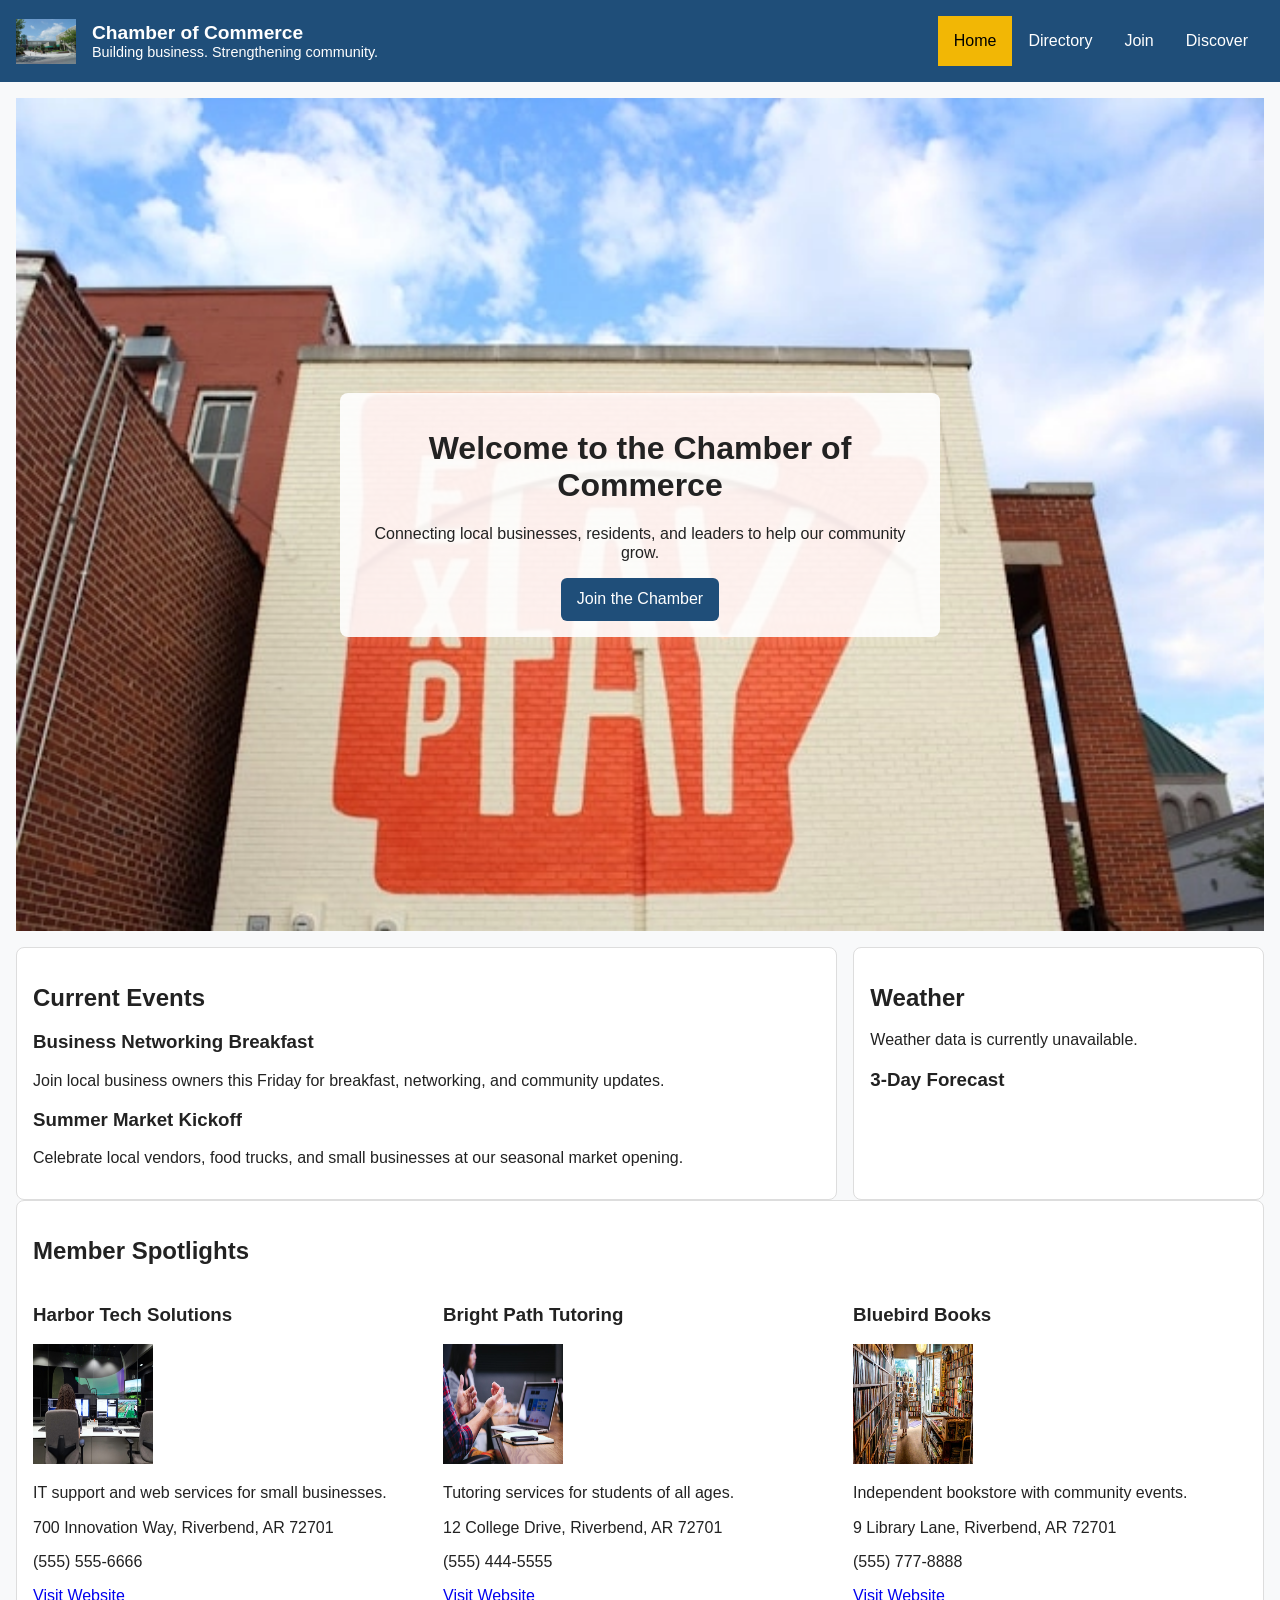
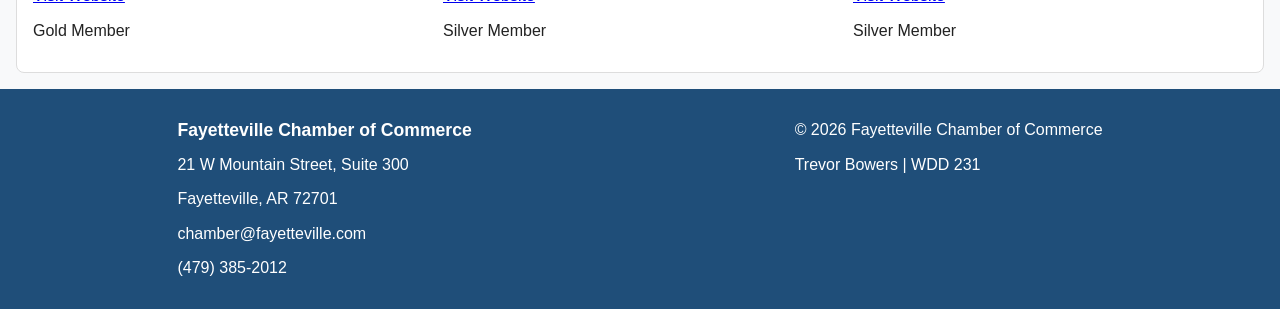
<file: chamber/index.html>
<!DOCTYPE html>
<html lang="en">
<head>
  <meta charset="UTF-8">
  <meta name="viewport" content="width=device-width, initial-scale=1.0">

  <meta
    name="description"
    content="Home page for the local Chamber of Commerce. Learn about events, weather, and featured member businesses."
  >
  <meta name="author" content="Trevor Bowers">

  <meta property="og:title" content="Chamber of Commerce Home">
  <meta property="og:type" content="website">
  <meta property="og:image" content="https://tsbowers.github.io/wdd231/chamber/images/hero.webp">
  <meta property="og:url" content="https://tsbowers.github.io/wdd231/chamber/index.html">
  <meta
    property="og:description"
    content="Discover local events, weather updates, and featured businesses through the Chamber of Commerce home page."
  >

  <title>Chamber of Commerce | Home</title>

  <link rel="icon" href="images/favicon.jpg">
  <link rel="preconnect" href="https://fonts.googleapis.com">
  <link rel="preconnect" href="https://fonts.gstatic.com" crossorigin>
  <link
    href="https://fonts.googleapis.com/css2?family=Roboto:wght@400;700&display=swap"
    rel="stylesheet"
  >

  <link rel="stylesheet" href="styles/normalize.css">
  <link rel="stylesheet" href="styles/small.css">
  <link rel="stylesheet" href="styles/larger.css">

  <script src="scripts/join.js" defer></script>
  <script src="scripts/weather.js" defer></script>
  <script src="scripts/spotlights.js" defer></script>
</head>

<body>
  <header>
    <div class="site-branding">
      <img src="images/logo.jpg" alt="Chamber of Commerce logo" width="80" height="80">
      <div>
        <span class="site-name">Chamber of Commerce</span>
        <span class="site-tagline">Building business. Strengthening community.</span>
      </div>
    </div>

    <button id="menu" type="button" aria-label="Open navigation menu"></button>

    <nav>
      <ul class="navigation">
        <li><a href="index.html" class="active">Home</a></li>
        <li><a href="directory.html">Directory</a></li>
        <li><a href="join.html">Join</a></li>
        <li><a href="discover.html">Discover</a></li>
      </ul>
    </nav>
  </header>

  <main>
    <section class="hero">
      <picture>
        <source srcset="images/hero.webp" media="(min-width: 700px)">
        <img src="images/hero.webp" alt="Local downtown business district" loading="eager">
      </picture>

      <div class="hero-content">
        <h1>Welcome to the Chamber of Commerce</h1>
        <p>Connecting local businesses, residents, and leaders to help our community grow.</p>
        <a class="button" href="join.html">Join the Chamber</a>
      </div>
    </section>

    <section class="home-grid">
      <section class="card events">
        <h2>Current Events</h2>

        <article>
          <h3>Business Networking Breakfast</h3>
          <p>Join local business owners this Friday for breakfast, networking, and community updates.</p>
        </article>

        <article>
          <h3>Summer Market Kickoff</h3>
          <p>Celebrate local vendors, food trucks, and small businesses at our seasonal market opening.</p>
        </article>
      </section>

      <section class="card weather">
        <h2>Weather</h2>

        <div id="current-weather">
          <p>Loading weather...</p>
        </div>

        <h3>3-Day Forecast</h3>
        <div id="forecast"></div>
      </section>
    </section>

    <section class="spotlights">
      <h2>Member Spotlights</h2>
      <div id="spotlight-cards" class="spotlight-grid">
        <p>Loading member spotlights...</p>
      </div>
    </section>
  </main>

  <footer>
    <section>
      <h2>Fayetteville Chamber of Commerce</h2>
      <p>21 W Mountain Street, Suite 300</p>
      <p>Fayetteville, AR 72701</p>
      <p>chamber@fayetteville.com</p>
      <p>(479) 385-2012</p>
    </section>

    <section>
      <p>&copy; <span id="currentyear"></span> Fayetteville Chamber of Commerce</p>
      <p>Trevor Bowers | WDD 231</p>
    </section>
  </footer>
</body>
</html>
</file>
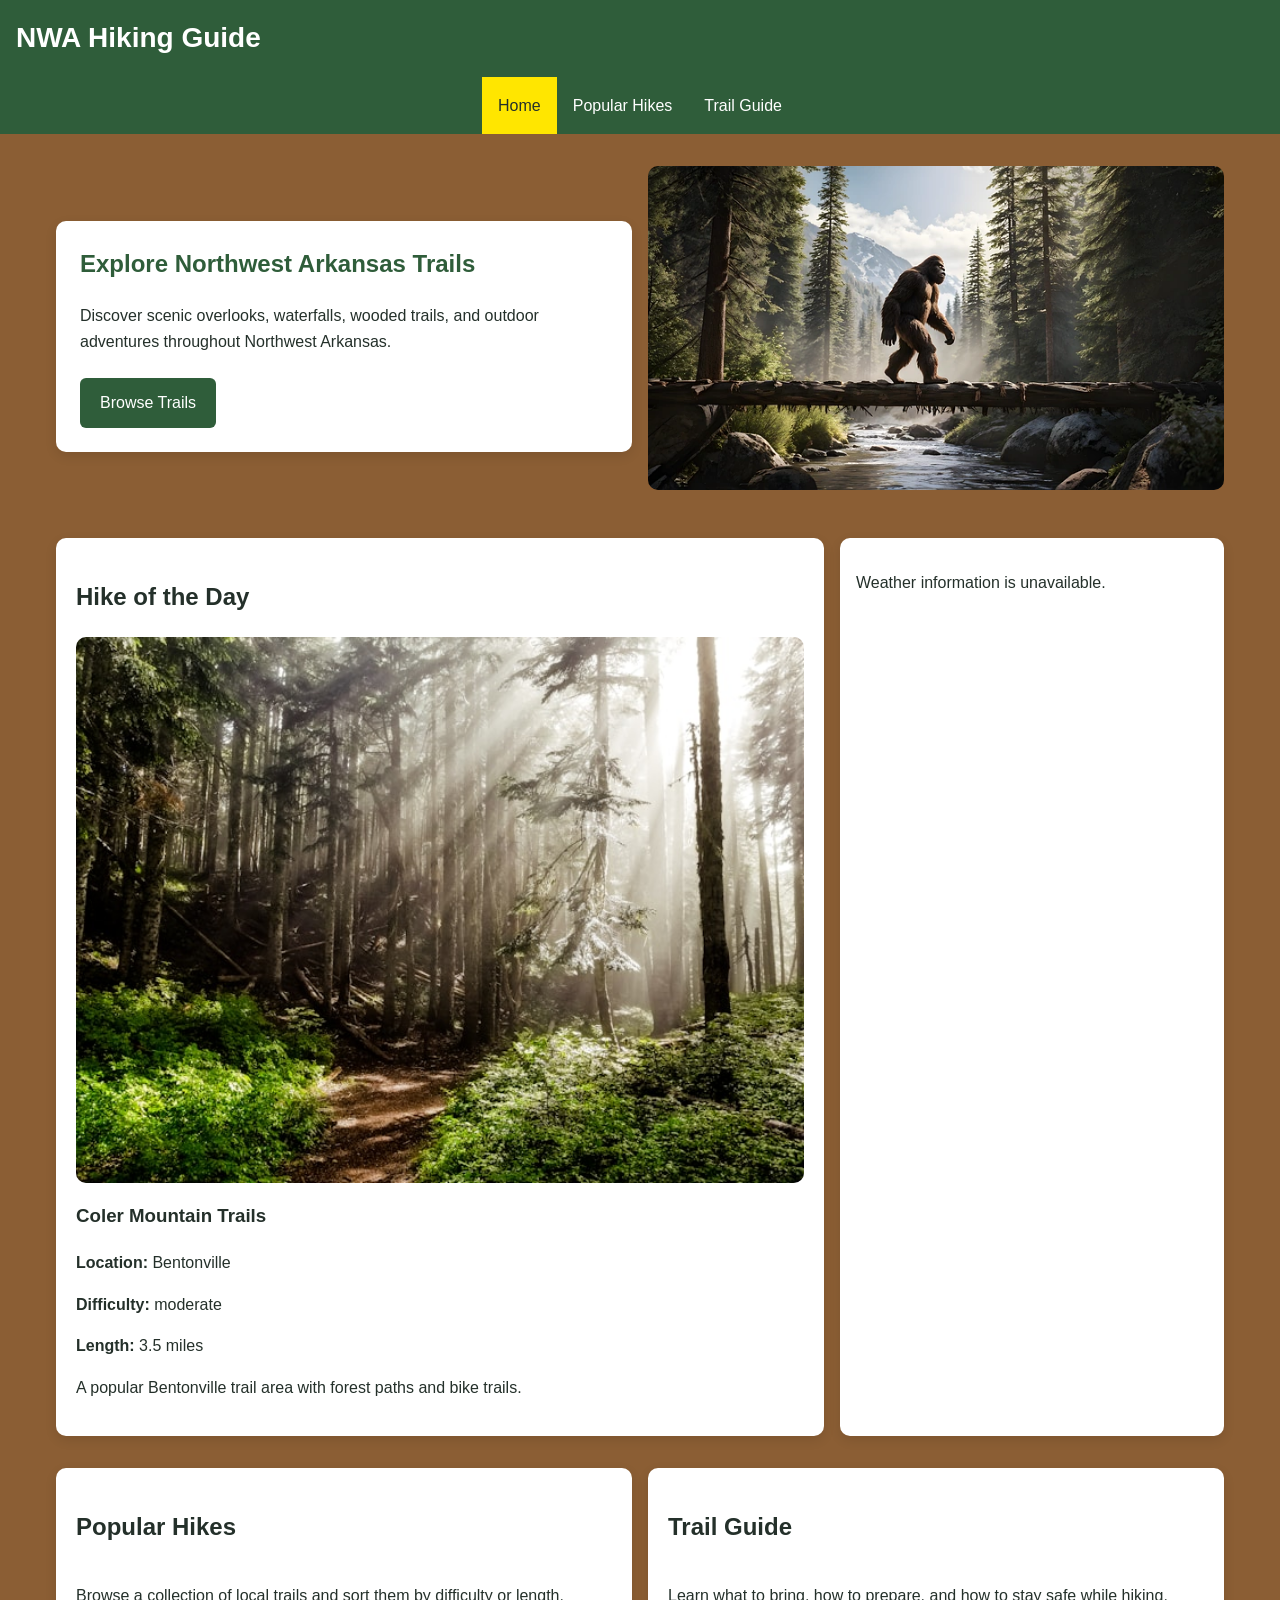
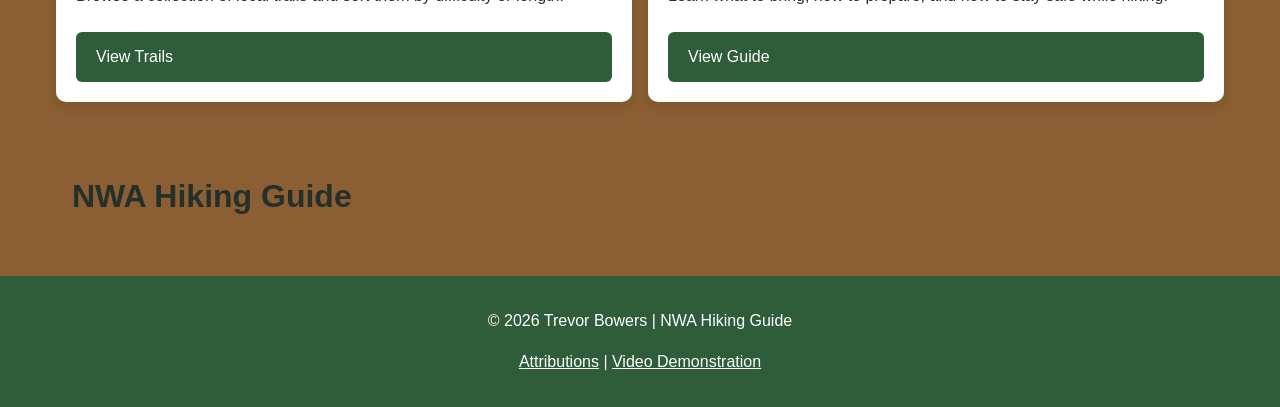
<file: hiking/index.html>
<!DOCTYPE html>

<html lang="en">
<head>
    <meta charset="UTF-8">
    <meta name="viewport" content="width=device-width, initial-scale=1.0">
    <meta name="description" content="Explore Northwest Arkansas hiking trails, weather conditions, and featured hikes. WDD231 Final Project.">
    <meta name="author" content="Trevor Bowers">

<meta property="og:title" content="NWA Hiking Guide">
<meta property="og:description" content="Discover hiking trails and outdoor adventures in Northwest Arkansas.WDD231 Final Project.">
<meta property="og:type" content="website">
<meta property="og:image" content="images/favicon.webp">
<meta property="og:url" content="https://tsbowers.github.io/wdd231/hiking/hikes.html">
<link rel="icon" href="images/favicon.webp">
<link rel="stylesheet" href="styles/normalize.css">
<link rel="stylesheet" href="styles/base.css">

<script type="module" src="scripts/main.js"></script>
<script type="module" src="scripts/weather.js"></script>

<title>NWA Hiking Guide | Home</title>

    <link rel="preconnect" href="https://fonts.googleapis.com">
    <link rel="preconnect" href="https://fonts.gstatic.com" crossorigin>
    <link href="https://fonts.googleapis.com/css2?family=Roboto:wght@300;400;700&display=swap" rel="stylesheet">

</head>

<body>
<header>
    <div class="header-container">
        <h1>NWA Hiking Guide</h1>
</div>

<nav id="site-nav">
    <a href="index.html" class="active">Home</a>
    <a href="hikes.html">Popular Hikes</a>
    <a href="guide.html">Trail Guide</a>
</nav>


</header>

<main>
    <section class="hero">
        <div class="hero-content">
            <h2>Explore Northwest Arkansas Trails</h2>


        <p>
            Discover scenic overlooks, waterfalls, wooded trails,
            and outdoor adventures throughout Northwest Arkansas.
        </p>

        <a href="hikes.html" class="button">
            Browse Trails
        </a>
    </div>

    <div class="hero-image">
    <img
        src="images/favicon.webp"
        alt="NWA Hiking Logo"
        class="featured-image"
    >
    </div>
</section>

<section class="home-grid">
    <article class="featured-card">
        <h2>Hike of the Day</h2>

        <div id="featured-hike">
            <p>Loading today's featured hike...</p>
        </div>
    </article>

    <article class="weather-card" id="weather-card">
        <h2>Current Weather</h2>
        <p>Loading weather information...</p>
    </article>
</section>

<section class="quick-links">
    <article class="info-card">
        <h2>Popular Hikes</h2>

        <p>
            Browse a collection of local trails and sort them by
            difficulty or length.
        </p>

        <a href="hikes.html" class="button">
            View Trails
        </a>
    </article>

    <article class="info-card">
        <h2>Trail Guide</h2>

        <p>
            Learn what to bring, how to prepare,
            and how to stay safe while hiking.
        </p>

        <a href="guide.html" class="button">
            View Guide
        </a>
    </article>
</section>
<div class="header-container">
        <h1>NWA Hiking Guide</h1>
</div>

</main>

<footer>
    <p>&copy; 2026 Trevor Bowers | NWA Hiking Guide</p>

<p>
    <a href="attributions.html">Attributions</a> |
    <a href="#">Video Demonstration</a>
</p>

</footer>
</body>
</html>
</file>
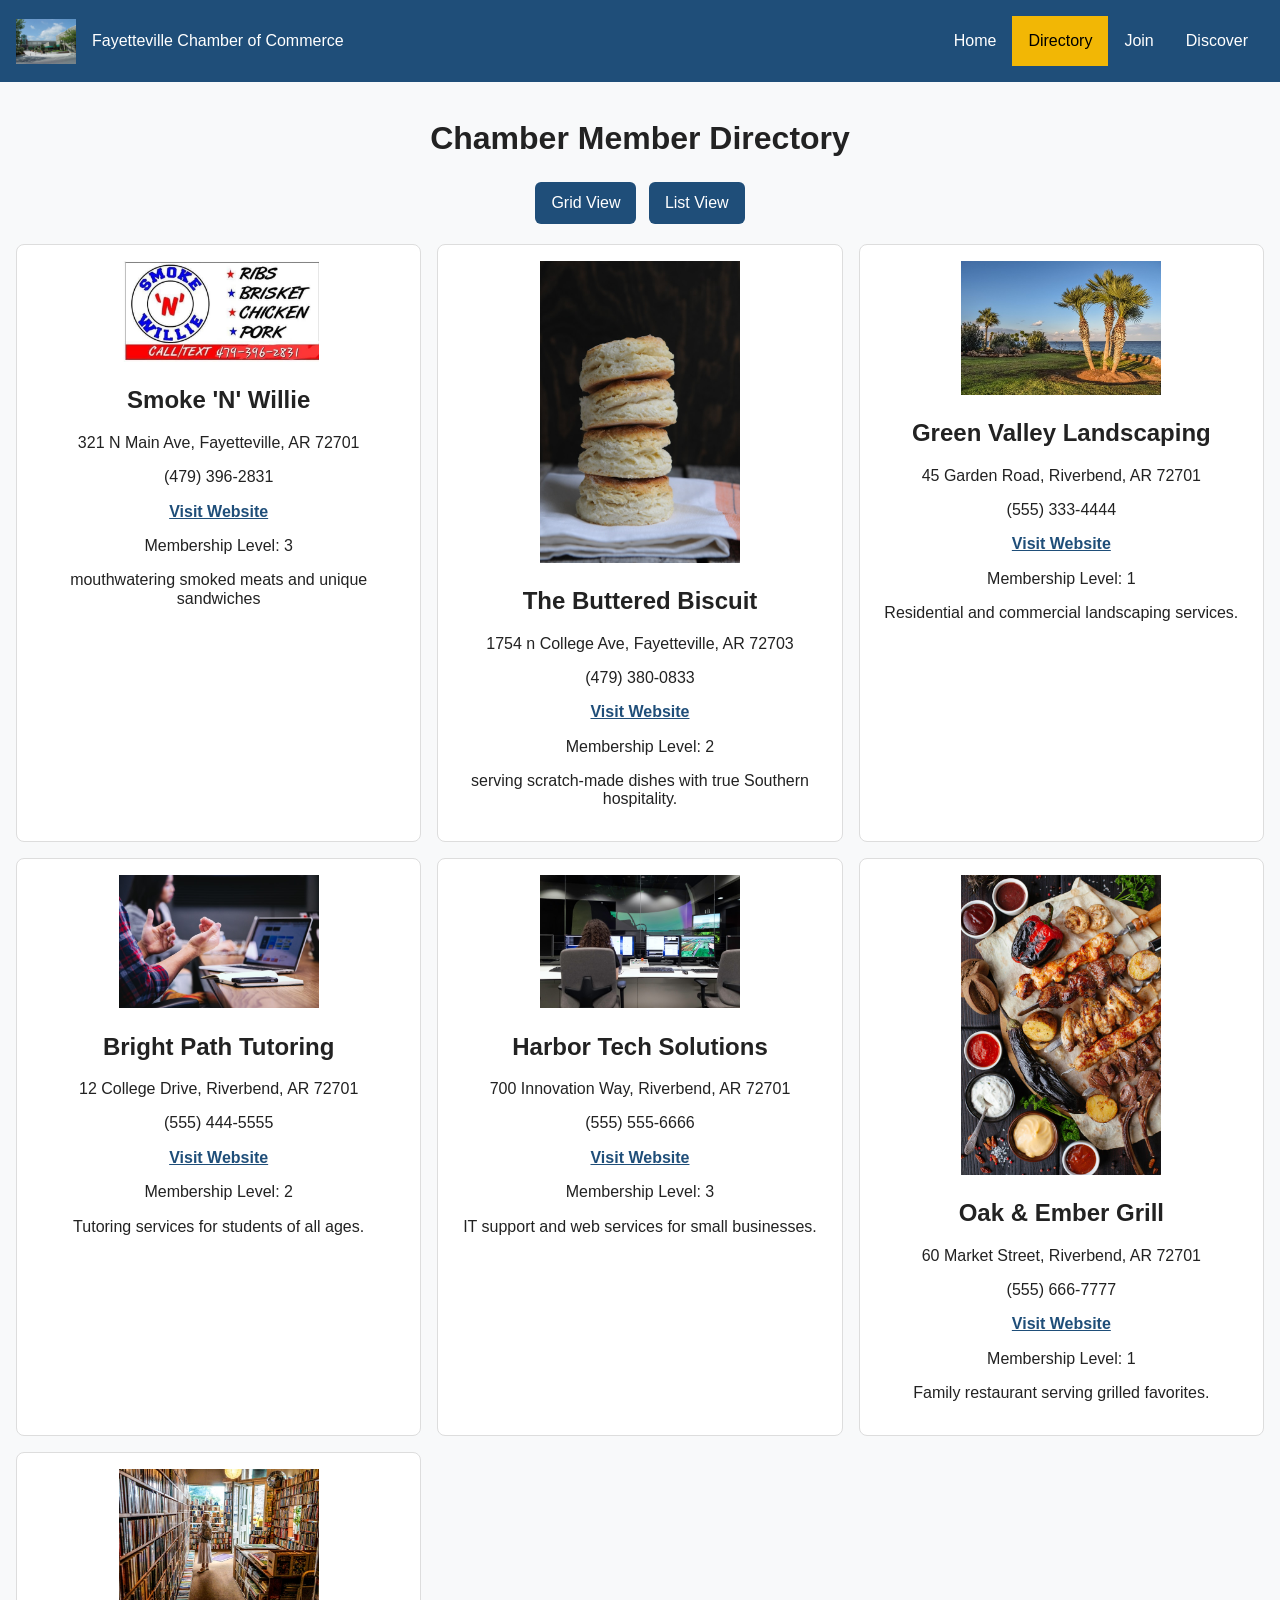
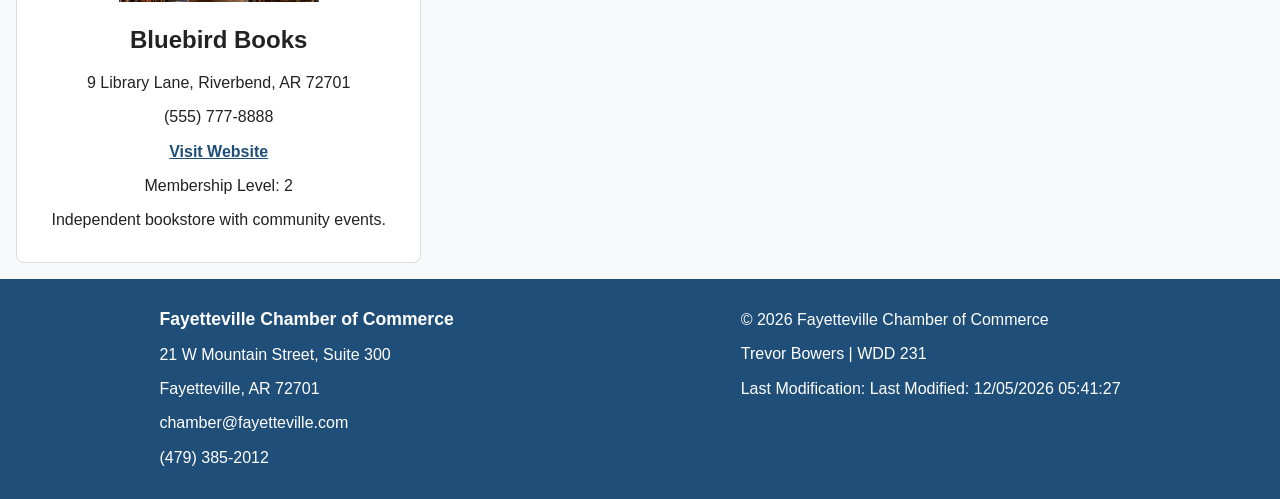
<file: chamber/directory.html>
<!DOCTYPE html>
<html lang="en">
<head>
    <meta charset="UTF-8">
    <meta name="viewport" content="width=device-width, initial-scale=1.0">
    <meta name="description" content="Directory of businesses for Fayetteville Chamber Directory">
    <meta name="author" content="Trevor Bowers">

    <title>Directory of businesses for Fayetteville Chamber Directory</title>

     <link rel="icon" href="images/logo.jpg" type="image/jpeg">

  <meta property="og:title" content="Directory of businesses for Fayetteville Chamber Directory">
  <meta property="og:description" content="Directory of businesses for Fayetteville Chamber Directory">
  <meta property="og:image" content="https://tsbowers.github.io/wdd231/chamber/images/hero.webp">
  <meta property="og:url" content="https://tsbowers.github.io/wdd231/chamber/directory.html">

  <link rel="stylesheet" href="styles/normalize.css">
  <link rel="stylesheet" href="styles/small.css">
  <link rel="stylesheet" href="styles/larger.css">
  <link rel="preconnect" href="https://fonts.googleapis.com">
  <link rel="preconnect" href="https://fonts.gstatic.com" crossorigin>
  <link href="https://fonts.googleapis.com/css2?family=Roboto:wght@400;700&display=swap" rel="stylesheet">

  <script src="scripts/directory.js" defer></script>
</head>
<body>
    <header>
  <div class="site-branding">
    <img src="images/logo.jpg" alt="Chamber logo">
    <span>Fayetteville Chamber of Commerce</span>
  </div>

  <button id="menu" aria-label="Open navigation menu"></button>

  <nav>
    <ul class="navigation">
      <li><a href="index.html">Home</a></li>
      <li><a href="directory.html" class="active">Directory</a></li>
      <li><a href="join.html">Join</a></li>
      <li><a href="discover.html">Discover</a></li>
    </ul>
  </nav>
</header>

<main>
  <h1>Chamber Member Directory</h1>

  <section class="view-buttons">
    <button id="grid">Grid View</button>
    <button id="list">List View</button>
  </section>

  <section id="members" class="grid"></section>
</main>

<footer>
  <section>
    <h2>Fayetteville Chamber of Commerce</h2>
    <p>21 W Mountain Street, Suite 300</p>
    <p>Fayetteville, AR 72701</p>
    <p>chamber@fayetteville.com</p>
    <p>(479) 385-2012</p>
  </section>

  <section>
    <p>&copy; <span id="currentyear"></span> Fayetteville Chamber of Commerce</p>
    <p>Trevor Bowers | WDD 231</p>
    <p>Last Modification: <span id="lastModified"></span></p>
  </section>
</footer>
</body>
</html>
</file>
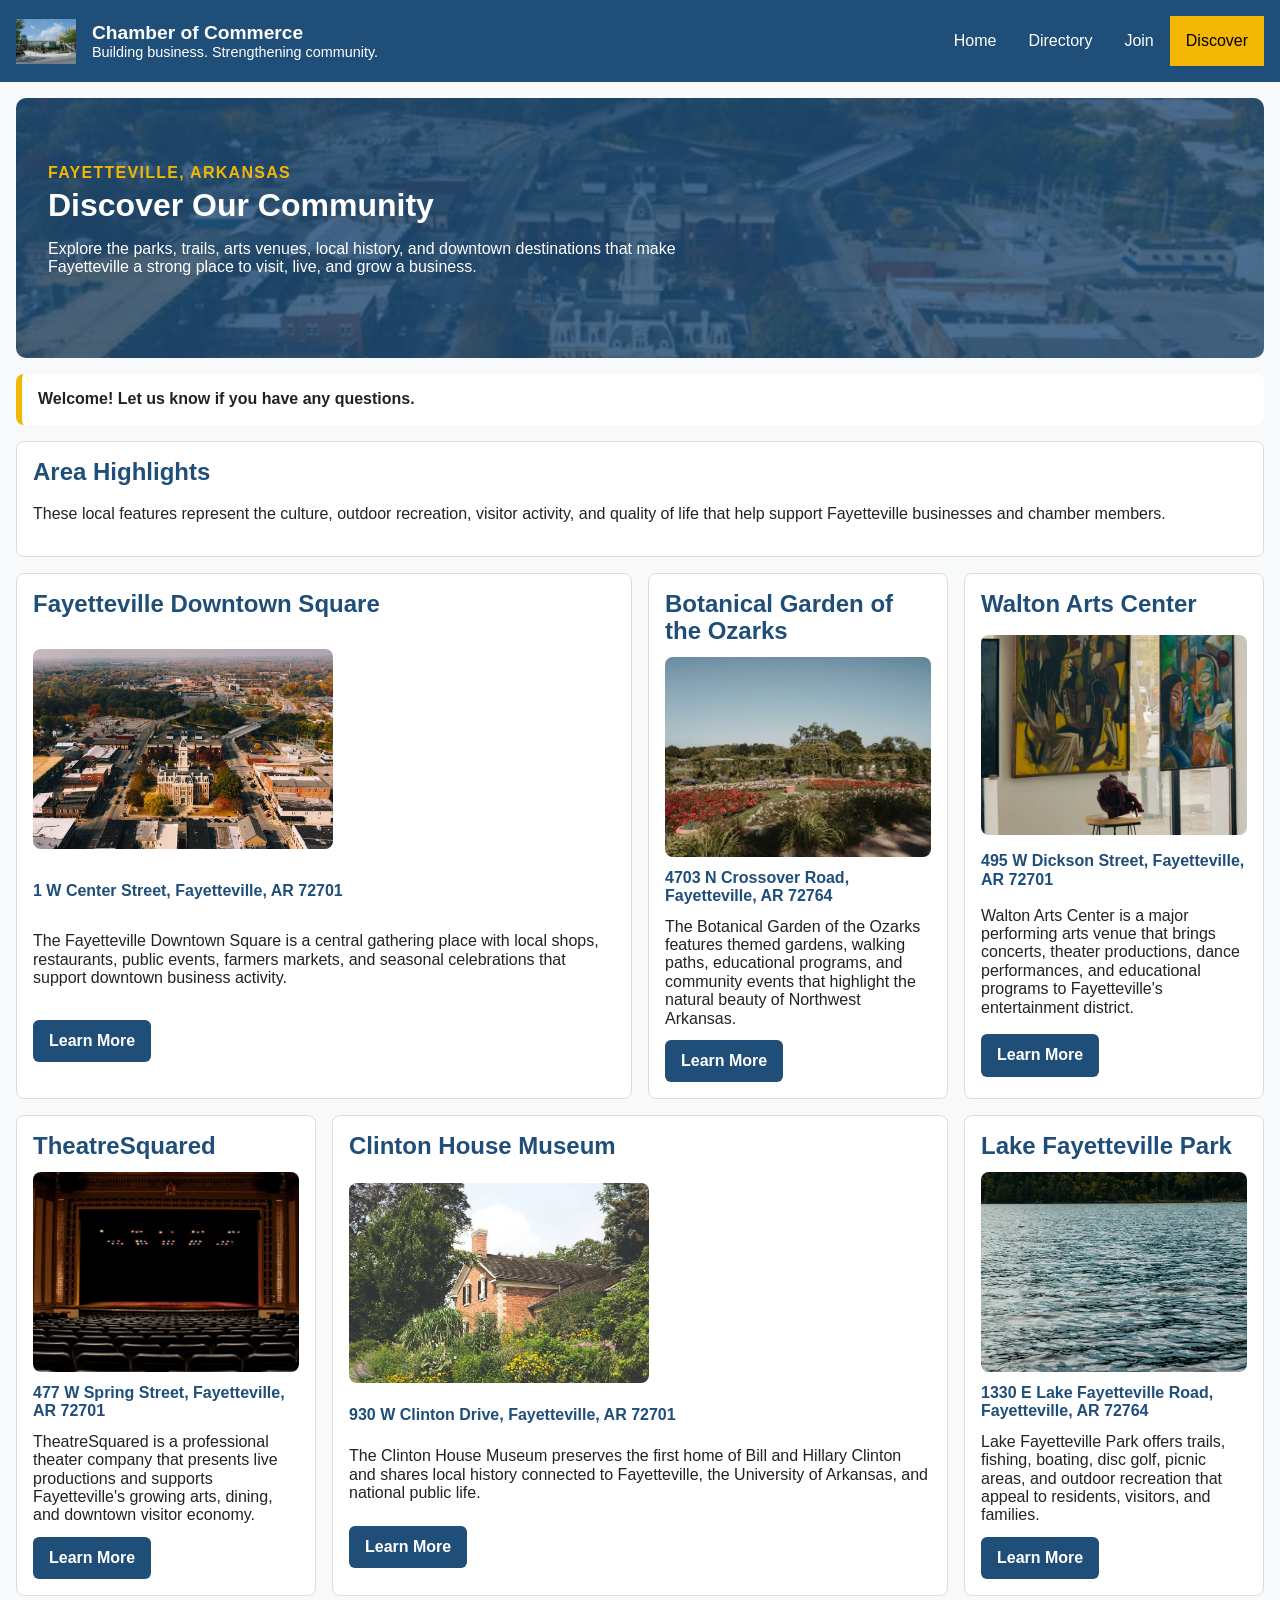
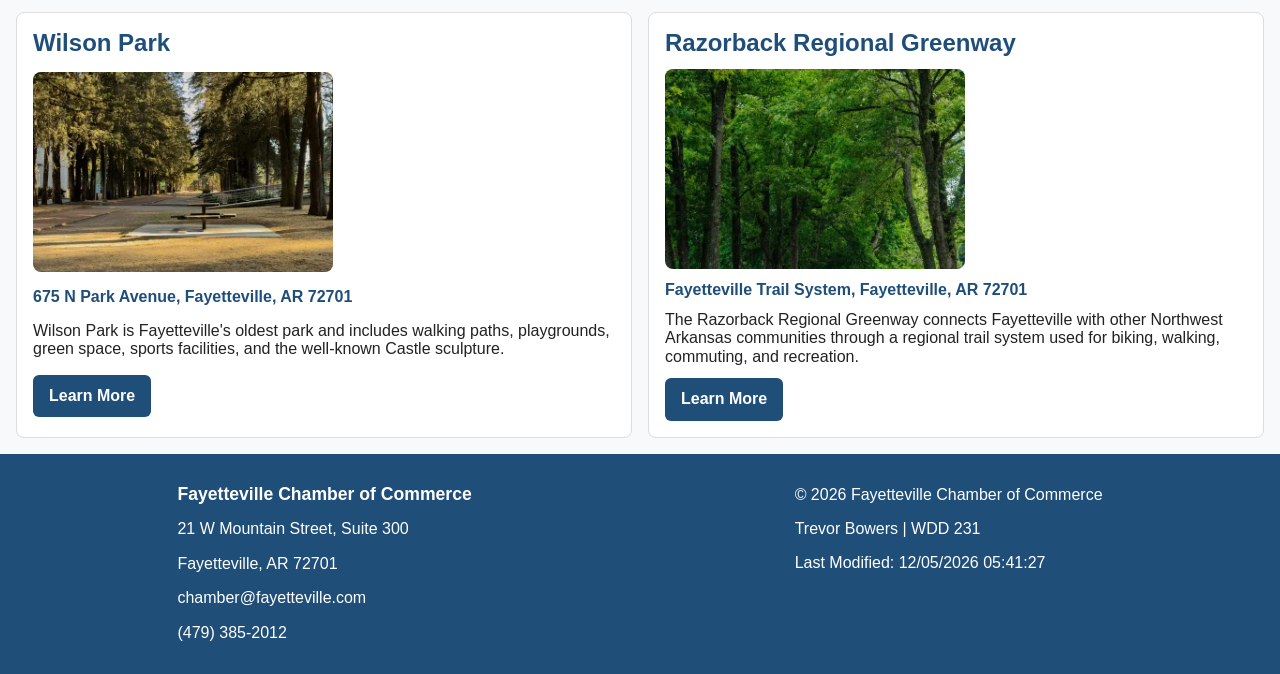
<file: chamber/discover.html>
<!DOCTYPE html>
<html lang="en">
<head>
  <meta charset="UTF-8">
  <meta name="viewport" content="width=device-width, initial-scale=1.0">

  <meta
    name="description" content="Discover Fayetteville, Arkansas attractions, parks, trails, arts venues, and historic sites.">
  <meta name="author" content="Trevor Bowers">

  <meta property="og:title" content="Discover Fayetteville | Chamber of Commerce">
  <meta property="og:type" content="website">
  <meta property="og:image" content="https://tsbowers.github.io/wdd231/chamber/images/fayetteville-square.jpg">
  <meta property="og:url" content="https://tsbowers.github.io/wdd231/chamber/discover.html">
  <meta
    property="og:description"
    content="Explore attractions, parks, trails, arts venues, and historic places in Fayetteville, Arkansas."
  >

  <title>Chamber of Commerce | Discover</title>

  <link rel="icon" href="images/favicon.jpg">
  <link rel="preconnect" href="https://fonts.googleapis.com">
  <link rel="preconnect" href="https://fonts.gstatic.com" crossorigin>
  <link
    href="https://fonts.googleapis.com/css2?family=Roboto:wght@400;700&display=swap"
    rel="stylesheet"
  >

  <link rel="stylesheet" href="styles/normalize.css">
  <link rel="stylesheet" href="styles/small.css">
  <link rel="stylesheet" href="styles/larger.css">

  <script type="module" src="scripts/discover.mjs"></script>
</head>

<body>
  <header>
    <div class="site-branding">
      <img src="images/logo.jpg" alt="Chamber of Commerce logo" width="80" height="80">
      <div>
        <span class="site-name">Chamber of Commerce</span>
        <span class="site-tagline">Building business. Strengthening community.</span>
      </div>
    </div>

    <button id="menu" type="button" aria-label="Open navigation menu" aria-expanded="false"></button>

    <nav>
      <ul class="navigation">
        <li><a href="index.html">Home</a></li>
        <li><a href="directory.html">Directory</a></li>
        <li><a href="join.html">Join</a></li>
        <li><a href="discover.html" class="active" aria-current="page">Discover</a></li>
      </ul>
    </nav>
  </header>

  <main>
    <section class="discover-hero">
      <div>
        <p class="eyebrow">Fayetteville, Arkansas</p>
        <h1>Discover Our Community</h1>
        <p>
          Explore the parks, trails, arts venues, local history, and downtown destinations that make
          Fayetteville a strong place to visit, live, and grow a business.
        </p>
      </div>
    </section>

    <aside id="visit-message" class="visit-message" aria-live="polite"></aside>

    <section class="discover-intro" aria-labelledby="discover-heading">
      <h2 id="discover-heading">Area Highlights</h2>
      <p>
        These local features represent the culture, outdoor recreation, visitor activity, and quality
        of life that help support Fayetteville businesses and chamber members.
      </p>
    </section>

    <section id="discover-cards" class="discover-grid" aria-label="Fayetteville area attractions"></section>
  </main>

  <footer>
    <section>
      <h2>Fayetteville Chamber of Commerce</h2>
      <p>21 W Mountain Street, Suite 300</p>
      <p>Fayetteville, AR 72701</p>
      <p>chamber@fayetteville.com</p>
      <p>(479) 385-2012</p>
    </section>

    <section>
      <p>&copy; <span id="currentyear"></span> Fayetteville Chamber of Commerce</p>
      <p>Trevor Bowers | WDD 231</p>
      <p id="lastModified"></p>
    </section>
  </footer>
</body>
</html>
</file>
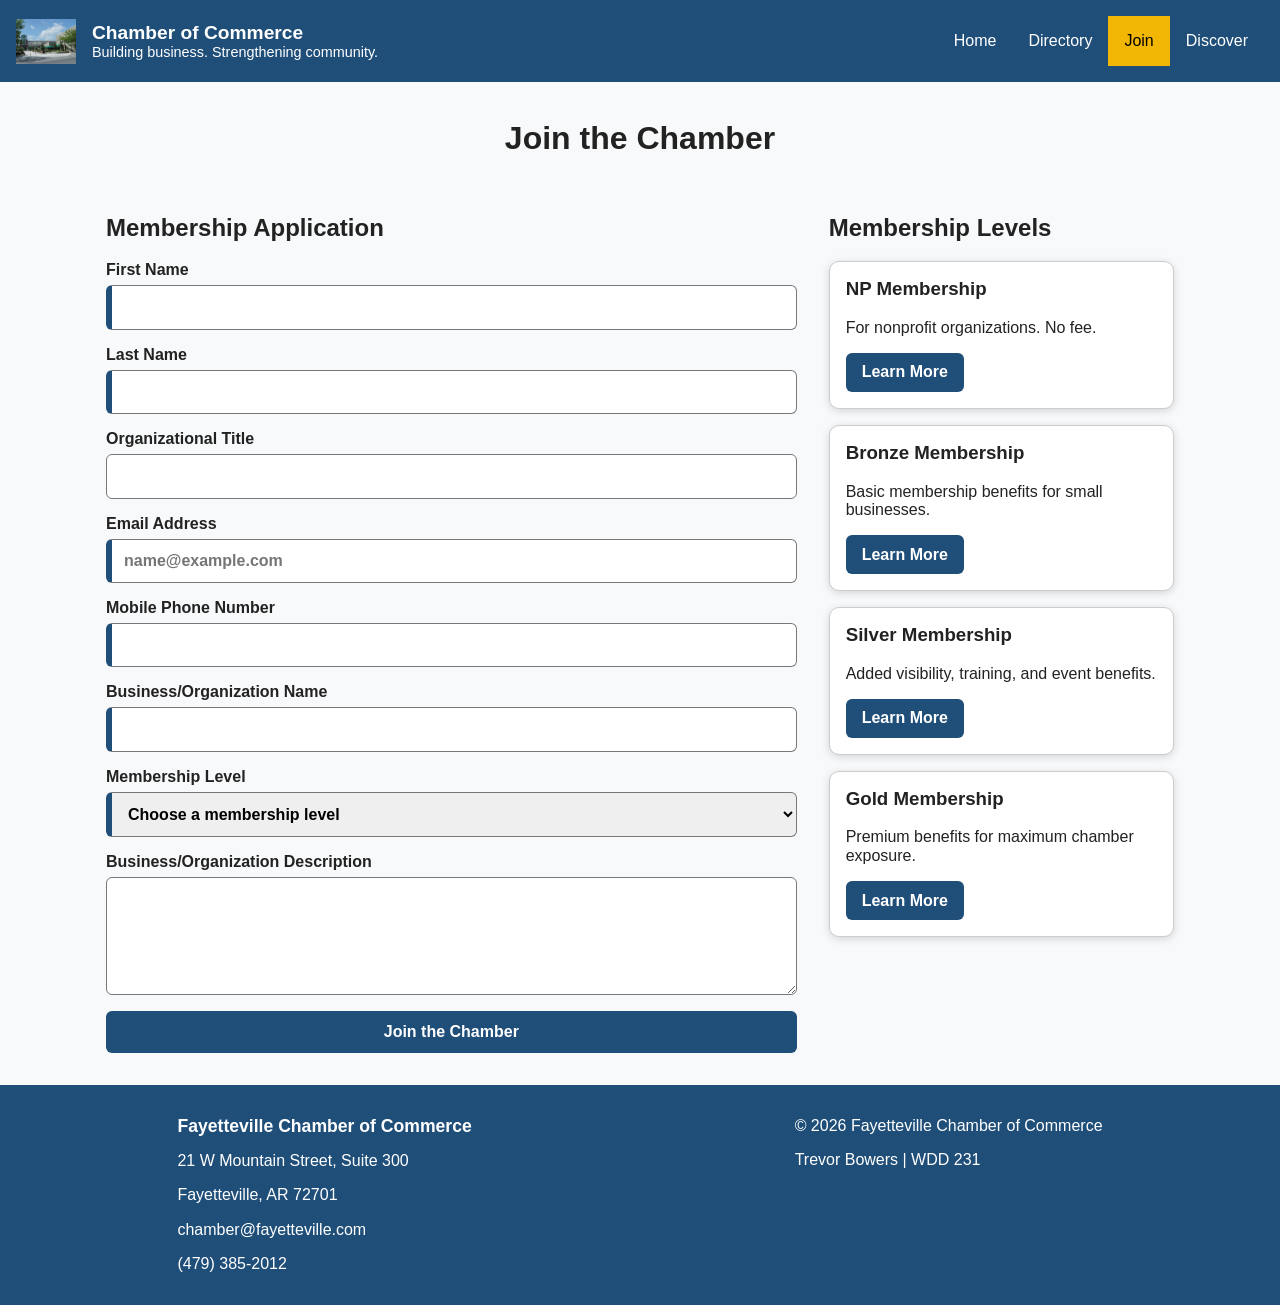
<file: chamber/join.html>
<!DOCTYPE html>
<html lang="en">
<head>
  <meta charset="UTF-8">
  <meta name="viewport" content="width=device-width, initial-scale=1.0">
  <meta name="description" content="Apply to join the Fayetteville Chamber of Commerce. Choose a membership level and submit your business information.">
  <meta name="author" content="Trevor Bowers">

  <meta property="og:title" content="Join the Fayetteville Chamber of Commerce">
  <meta property="og:type" content="website">
  <meta property="og:image" content="https://tsbowers.github.io/wdd231/chamber/images/logo.jpg">
  <meta property="og:url" content="https://tsbowers.github.io/wdd231/chamber/join.html">
  <meta property="og:description" content="Apply for membership with the Fayetteville Chamber of Commerce.">

  <title>Join | Fayetteville Chamber of Commerce</title>
  <link rel="icon" href="images/favicon.jpg">
  <link rel="stylesheet" href="styles/normalize.css">
  <link rel="stylesheet" href="styles/small.css">
  <link rel="stylesheet" href="styles/larger.css">
  <script src="scripts/join.js" defer></script>
  <link rel="preconnect" href="https://fonts.googleapis.com">
  <link rel="preconnect" href="https://fonts.gstatic.com" crossorigin>
  <link href="https://fonts.googleapis.com/css2?family=Roboto:wght@400;700&display=swap" rel="stylesheet">
</head>

<body>
  <header>
    <div class="site-branding">
      <img src="images/logo.jpg" alt="Chamber of Commerce logo" width="80" height="80">
      <div>
        <span class="site-name">Chamber of Commerce</span>
        <span class="site-tagline">Building business. Strengthening community.</span>
      </div>
    </div>

    <button id="menu" aria-label="Open navigation menu"></button>

    <nav>
      <ul class="navigation">
        <li><a href="index.html">Home</a></li>
        <li><a href="directory.html">Directory</a></li>
        <li><a href="join.html" class="active">Join</a></li>
        <li><a href="discover.html">Discover</a></li>
      </ul>
    </nav>
  </header>

  <main>
    <h1>Join the Chamber</h1>

    <div class="join-layout">
      <section class="form-section">
        <h2>Membership Application</h2>

        <form method="get" action="thankyou.html" class="join-form">
          <label>
            First Name
            <input 
              type="text" 
              id="first" 
              name="first" 
              title="Applicant first name" 
              autocomplete="given-name" 
              required>
          </label>

          <label>
            Last Name
            <input 
              type="text" 
              id="last" 
              name="last" 
              title="Applicant last name" 
              autocomplete="family-name" 
              required>
          </label>

          <label>
            Organizational Title
            <input 
              type="text" 
              id="title" 
              name="title" 
              title="Applicant organizational title. Use at least seven letters, spaces, or hyphens." 
              autocomplete="organization-title" 
              pattern="[A-Za-z\s-]{7,}">
          </label>

          <label>
            Email Address
            <input 
              type="email" 
              id="email" 
              name="email" 
              title="Applicant email address" 
              autocomplete="email" 
              placeholder="name@example.com" 
              required>
          </label>

          <label>
            Mobile Phone Number
            <input 
              type="tel" 
              id="phone" 
              name="phone" 
              title="Applicant mobile phone number" 
              autocomplete="tel" 
              required>
          </label>

          <label>
            Business/Organization Name
            <input 
              type="text" 
              id="organization" 
              name="organization" 
              title="Business or organization name" 
              autocomplete="organization" 
              required>
          </label>

          <label>
            Membership Level
            <select 
              id="membership" 
              name="membership" 
              title="Membership level" 
              required>
              <option value="">Choose a membership level</option>
              <option value="np">NP Membership</option>
              <option value="bronze">Bronze Membership</option>
              <option value="silver">Silver Membership</option>
              <option value="gold">Gold Membership</option>
            </select>
          </label>

          <label>
            Business/Organization Description
            <textarea 
              id="description" 
              name="description" 
              title="Business or organization description"
              rows="5"></textarea>
          </label>

          <input type="hidden" id="timestamp" name="timestamp">

          <input type="submit" value="Join the Chamber">
        </form>
      </section>

      <section class="membership-section">
        <h2>Membership Levels</h2>

        <div class="membership-cards">
          <article class="membership-card">
            <h3>NP Membership</h3>
            <p>For nonprofit organizations. No fee.</p>
            <button type="button" data-modal="np-modal">Learn More</button>
          </article>

          <article class="membership-card">
            <h3>Bronze Membership</h3>
            <p>Basic membership benefits for small businesses.</p>
            <button type="button" data-modal="bronze-modal">Learn More</button>
          </article>

          <article class="membership-card">
            <h3>Silver Membership</h3>
            <p>Added visibility, training, and event benefits.</p>
            <button type="button" data-modal="silver-modal">Learn More</button>
          </article>

          <article class="membership-card">
            <h3>Gold Membership</h3>
            <p>Premium benefits for maximum chamber exposure.</p>
            <button type="button" data-modal="gold-modal">Learn More</button>
          </article>
        </div>
      </section>
    </div>

    <dialog id="np-modal">
      <h2>NP Membership Benefits</h2>
      <p>The NP Membership is designed for nonprofit organizations and has no membership fee.</p>
      <ul>
        <li>Chamber directory listing</li>
        <li>Community networking opportunities</li>
        <li>Access to selected chamber events</li>
      </ul>
      <button type="button" class="close-modal">Close</button>
    </dialog>

    <dialog id="bronze-modal">
      <h2>Bronze Membership Benefits</h2>
      <p>The Bronze Membership is a good starting level for small businesses.</p>
      <ul>
        <li>Chamber directory listing</li>
        <li>Newsletter recognition</li>
        <li>Basic event discounts</li>
      </ul>
      <button type="button" class="close-modal">Close</button>
    </dialog>

    <dialog id="silver-modal">
      <h2>Silver Membership Benefits</h2>
      <p>The Silver Membership includes additional promotional opportunities.</p>
      <ul>
        <li>All Bronze benefits</li>
        <li>Training event discounts</li>
        <li>Social media mentions</li>
        <li>Priority event registration</li>
      </ul>
      <button type="button" class="close-modal">Close</button>
    </dialog>

    <dialog id="gold-modal">
      <h2>Gold Membership Benefits</h2>
      <p>The Gold Membership provides the highest level of chamber visibility.</p>
      <ul>
        <li>All Silver benefits</li>
        <li>Homepage spotlight opportunities</li>
        <li>Premium advertising options</li>
        <li>VIP event discounts</li>
      </ul>
      <button type="button" class="close-modal">Close</button>
    </dialog>
  </main>

  <footer>
    <section>
      <h2>Fayetteville Chamber of Commerce</h2>
      <p>21 W Mountain Street, Suite 300</p>
      <p>Fayetteville, AR 72701</p>
      <p>chamber@fayetteville.com</p>
      <p>(479) 385-2012</p>
    </section>

    <section>
      <p>&copy; <span id="currentyear"></span> Fayetteville Chamber of Commerce</p>
      <p>Trevor Bowers | WDD 231</p>
    </section>
  </footer>
</body>
</html>
</file>
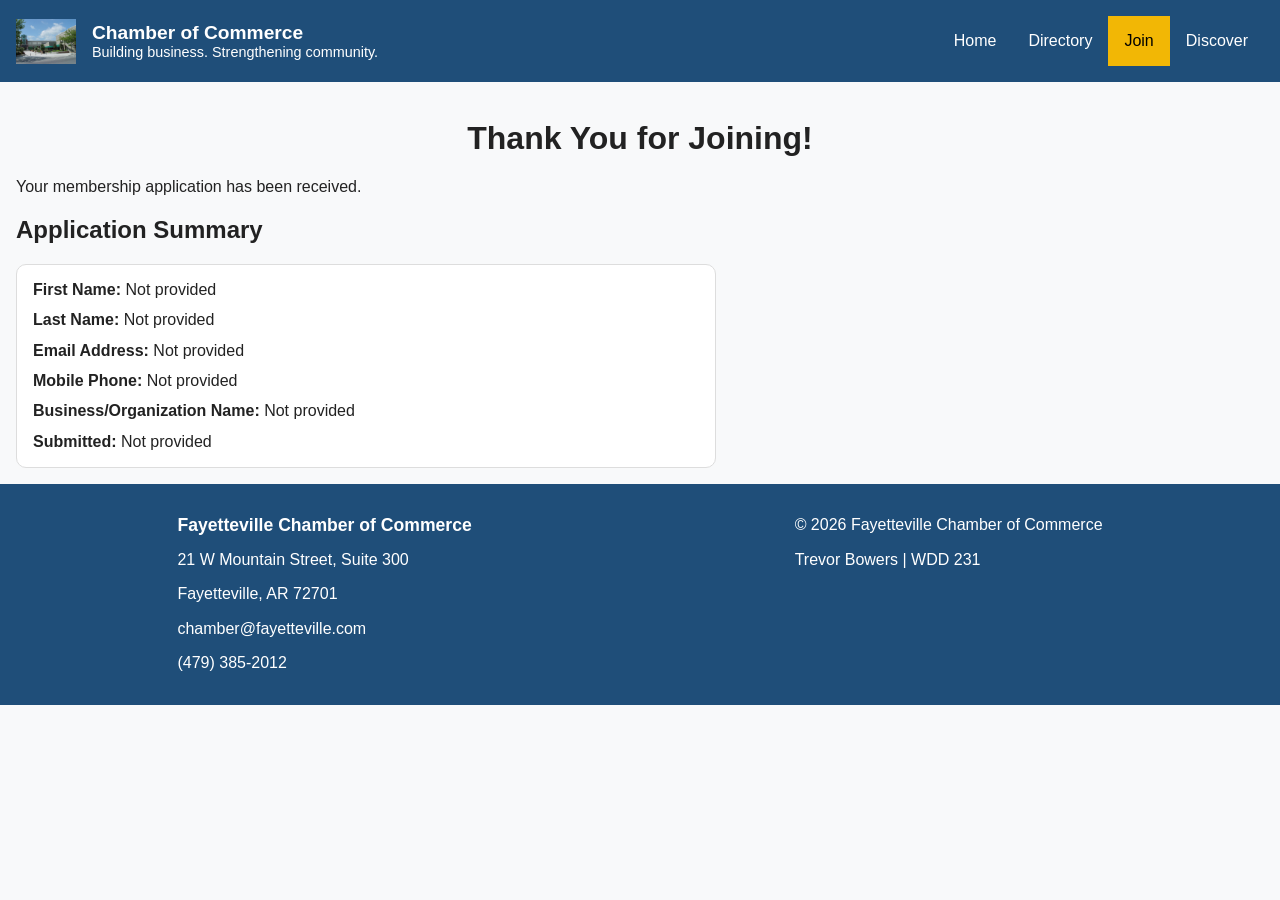
<file: chamber/thankyou.html>
<!DOCTYPE html>
<html lang="en">
<head>
  <meta charset="UTF-8">
  <meta name="viewport" content="width=device-width, initial-scale=1.0">
  <meta name="description" content="Thank you for applying to join the Fayetteville Chamber of Commerce.">
  <meta name="author" content="Trevor Bowers">

  <meta property="og:title" content="Thank You | Fayetteville Chamber of Commerce">
  <meta property="og:type" content="website">
  <meta property="og:image" content="https://tsbowers.github.io/wdd231/chamber/images/logo.jpg">
  <meta property="og:url" content="https://tsbowers.github.io/wdd231/chamber/thankyou.html">
  <meta property="og:description" content="Thank you for submitting a Chamber of Commerce membership application.">

  <title>Chamber of Commerce | Thank You</title>
  <link rel="icon" href="images/favicon.jpg">
  <link rel="stylesheet" href="styles/normalize.css">
  <link rel="stylesheet" href="styles/small.css">
  <link rel="stylesheet" href="styles/larger.css">
  <script src="scripts/thankyou.js" defer></script>
  <link rel="preconnect" href="https://fonts.googleapis.com">
  <link rel="preconnect" href="https://fonts.gstatic.com" crossorigin>
  <link href="https://fonts.googleapis.com/css2?family=Roboto:wght@400;700&display=swap" rel="stylesheet">
</head>

<body>
  <header>
    <div class="site-branding">
      <img src="images/logo.jpg" alt="Chamber of Commerce logo" width="80" height="80">
      <div>
        <span class="site-name">Chamber of Commerce</span>
        <span class="site-tagline">Building business. Strengthening community.</span>
      </div>
    </div>

    <button id="menu" aria-label="Open navigation menu"></button>

    <nav>
      <ul class="navigation">
        <li><a href="index.html">Home</a></li>
        <li><a href="directory.html">Directory</a></li>
        <li><a href="join.html" class="active">Join</a></li>
        <li><a href="#">Discover</a></li>
      </ul>
    </nav>
  </header>

  <main>
    <section class="thank-you">
      <h1>Thank You for Joining!</h1>
      <p>Your membership application has been received.</p>

      <h2>Application Summary</h2>
      <div id="results" class="results-card"></div>
    </section>
  </main>

  <footer>
    <section>
      <h2>Fayetteville Chamber of Commerce</h2>
      <p>21 W Mountain Street, Suite 300</p>
      <p>Fayetteville, AR 72701</p>
      <p>chamber@fayetteville.com</p>
      <p>(479) 385-2012</p>
    </section>

    <section>
      <p>&copy; <span id="currentyear"></span> Fayetteville Chamber of Commerce</p>
      <p>Trevor Bowers | WDD 231</p>
    </section>
  </footer>
</body>
</html>
</file>
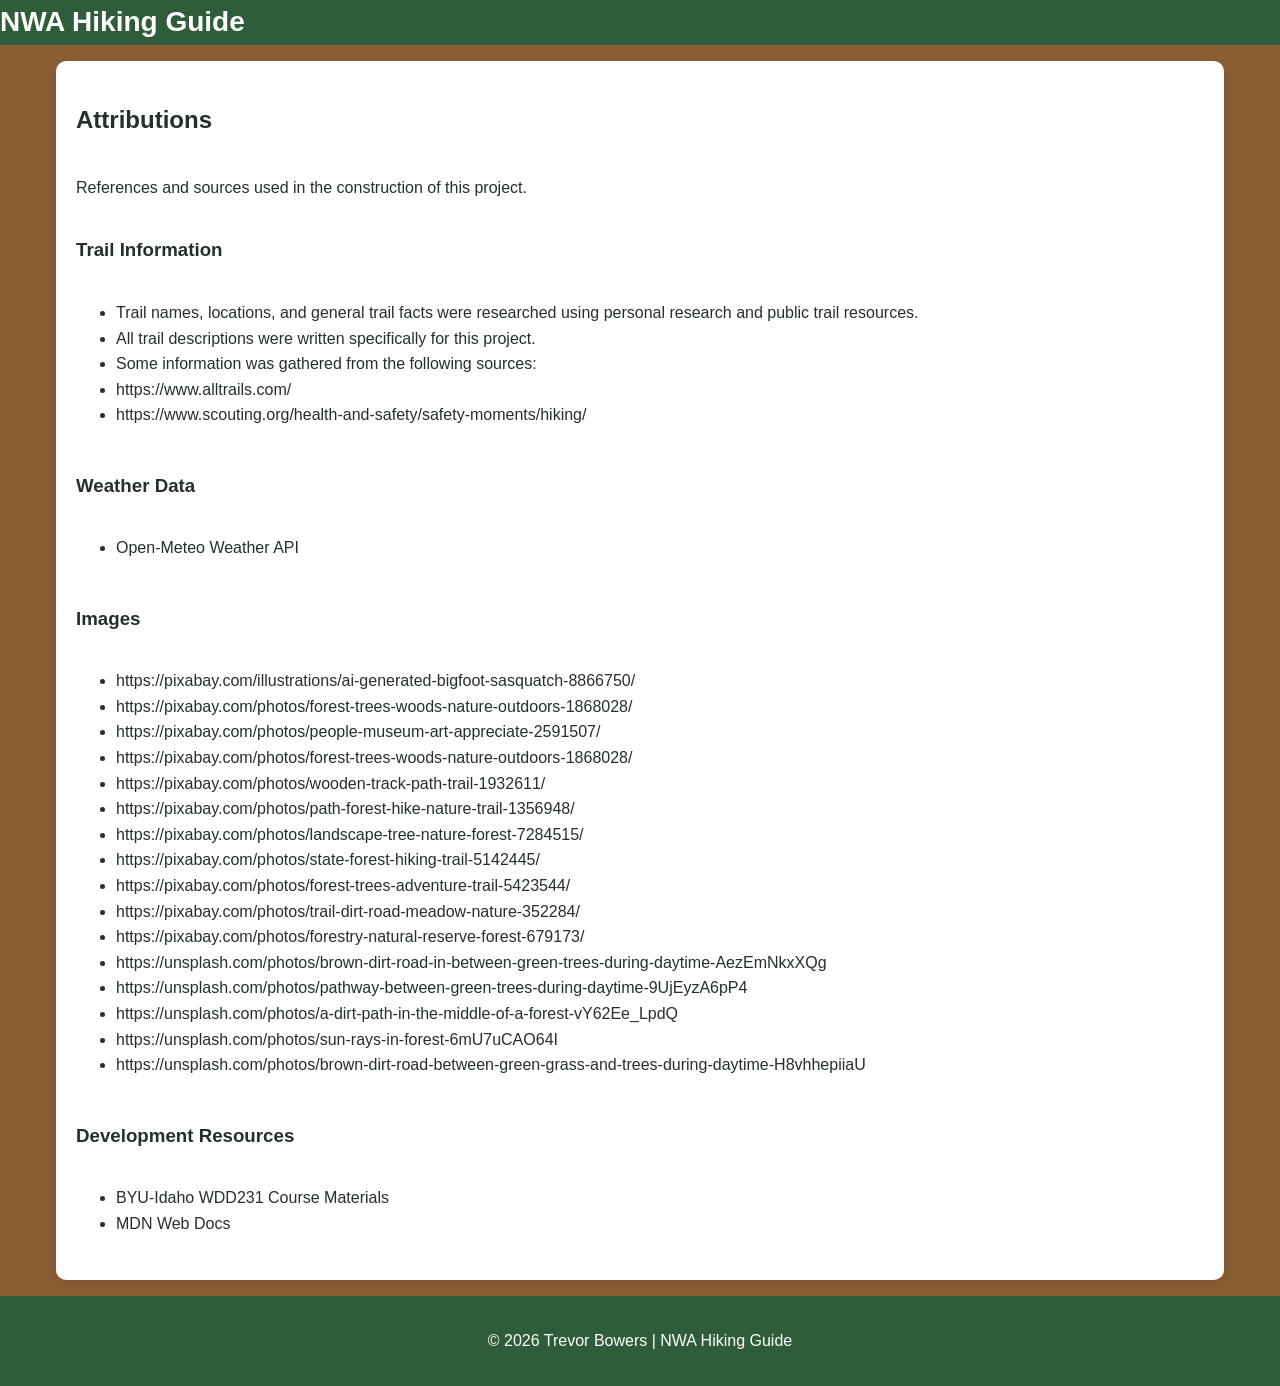
<file: hiking/attributions.html>
<!DOCTYPE html>

<html lang="en">
<head>
    <meta charset="UTF-8">
    <meta name="viewport" content="width=device-width, initial-scale=1.0">
    <meta name="description" content="Sources and attributions for the NWA Hiking Guide project. WDD231 Final Project.">
    <meta name="author" content="Trevor Bowers">

    <link rel="preconnect" href="https://fonts.googleapis.com">
    <link rel="preconnect" href="https://fonts.gstatic.com" crossorigin>
    <link href="https://fonts.googleapis.com/css2?family=Roboto:wght@300;400;700&display=swap" rel="stylesheet">

<link rel="icon" href="images/favicon.webp">
<link rel="stylesheet" href="styles/normalize.css">
<link rel="stylesheet" href="styles/base.css">

<title>NWA Hiking Guide | Attributions</title>

</head>

<body>
<header>
    <h1>NWA Hiking Guide</h1>
</header>

<main>
    <section class="attributions-section">
        <h2>Attributions</h2>

    <p>
        References and sources used
        in the construction of this project.
    </p>

    <h3>Trail Information</h3>

    <ul>
        <li>
            Trail names, locations, and general trail facts were
            researched using personal research and public trail resources.
        </li>

        <li>
            All trail descriptions were written specifically for
            this project.
        </li>

        <li>
            Some information was gathered from the following sources:
        </li>
        <li>
            https://www.alltrails.com/
        </li>
        <li>
            https://www.scouting.org/health-and-safety/safety-moments/hiking/
        </li>
    </ul>

    <h3>Weather Data</h3>

    <ul>
        <li>
            Open-Meteo Weather API
        </li>
    </ul>

    <h3>Images</h3>

    <ul>
        <li>https://pixabay.com/illustrations/ai-generated-bigfoot-sasquatch-8866750/</li>
        <li>https://pixabay.com/photos/forest-trees-woods-nature-outdoors-1868028/</li>
        <li>https://pixabay.com/photos/people-museum-art-appreciate-2591507/</li>
        <li>https://pixabay.com/photos/forest-trees-woods-nature-outdoors-1868028/</li>
        <li>https://pixabay.com/photos/wooden-track-path-trail-1932611/</li>
        <li>https://pixabay.com/photos/path-forest-hike-nature-trail-1356948/</li>
        <li>https://pixabay.com/photos/landscape-tree-nature-forest-7284515/</li>
        <li>https://pixabay.com/photos/state-forest-hiking-trail-5142445/</li>
        <li>https://pixabay.com/photos/forest-trees-adventure-trail-5423544/</li>
        <li>https://pixabay.com/photos/trail-dirt-road-meadow-nature-352284/</li>
        <li>https://pixabay.com/photos/forestry-natural-reserve-forest-679173/</li>
        <li>https://unsplash.com/photos/brown-dirt-road-in-between-green-trees-during-daytime-AezEmNkxXQg</li>
        <li>https://unsplash.com/photos/pathway-between-green-trees-during-daytime-9UjEyzA6pP4</li>
        <li>https://unsplash.com/photos/a-dirt-path-in-the-middle-of-a-forest-vY62Ee_LpdQ</li>
        <li>https://unsplash.com/photos/sun-rays-in-forest-6mU7uCAO64I</li>
        <li>https://unsplash.com/photos/brown-dirt-road-between-green-grass-and-trees-during-daytime-H8vhhepiiaU</li>

    </ul>

    <h3>Development Resources</h3>

    <ul>
        <li>
            BYU-Idaho WDD231 Course Materials
        </li>

        <li>
            MDN Web Docs
        </li>
    </ul>
</section>

</main>

<footer>
    <p>&copy; 2026 Trevor Bowers | NWA Hiking Guide</p>
</footer>
</body>
</html>
</file>
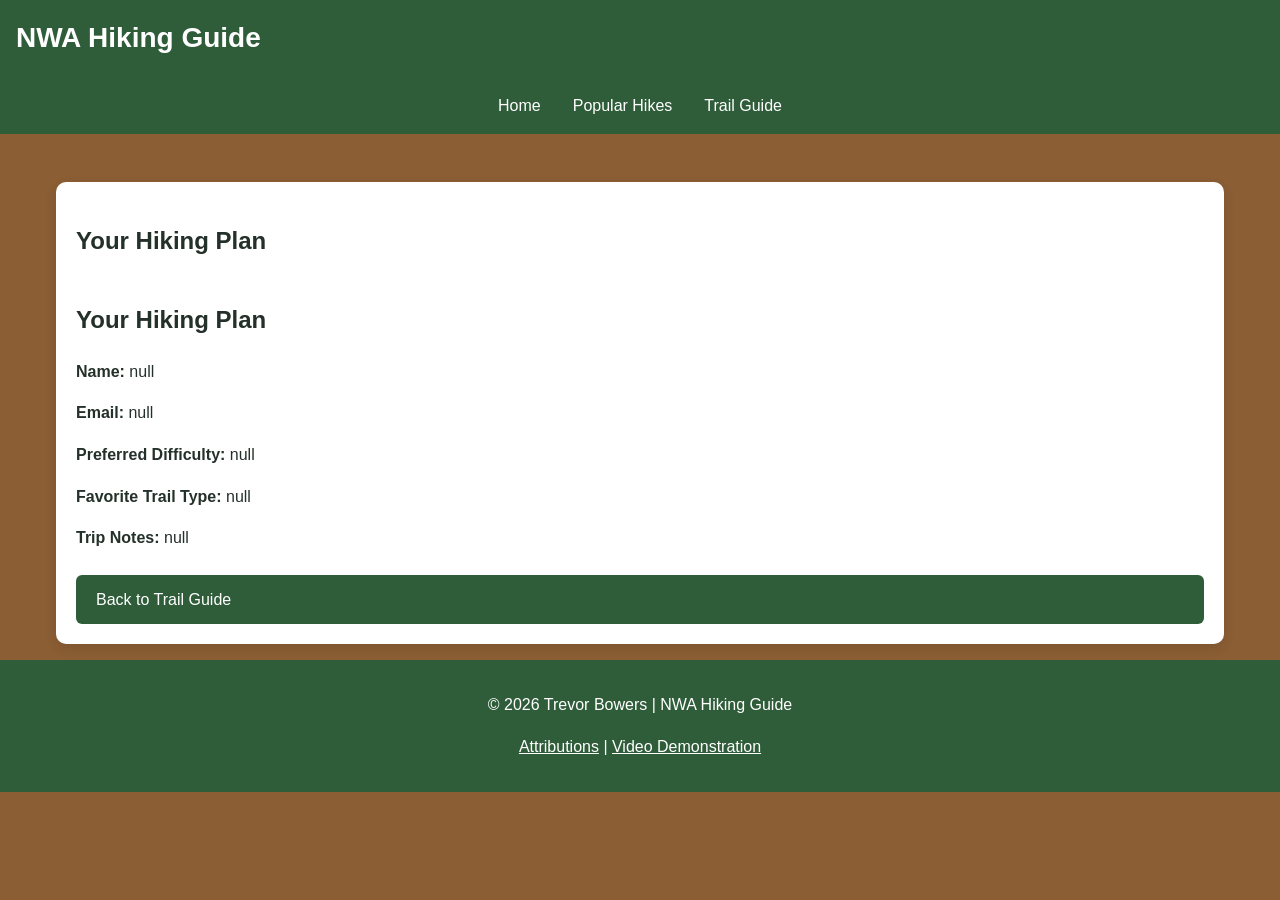
<file: hiking/form-action.html>
<!DOCTYPE html>
<html lang="en">
<head>
    <meta charset="UTF-8">
    <meta name="viewport" content="width=device-width, initial-scale=1.0">
    <meta name="description" content="Submitted hiking plan details for NWA Hiking Guide. WDD231 Final Project.">
    <meta name="author" content="Trevor Bowers">

     <link rel="preconnect" href="https://fonts.googleapis.com">
    <link rel="preconnect" href="https://fonts.gstatic.com" crossorigin>
    <link href="https://fonts.googleapis.com/css2?family=Roboto:wght@300;400;700&display=swap" rel="stylesheet">

    <link rel="icon" href="images/favicon.webp">
    <link rel="stylesheet" href="styles/normalize.css">
    <link rel="stylesheet" href="styles/base.css">

    <script type="module" src="scripts/form.js"></script>

    <title>NWA Hiking Guide | Submission Result</title>
</head>

<body>
<header>
    <div class="header-container">
        <h1>NWA Hiking Guide</h1>
    </div>

    <nav id="site-nav">
        <a href="index.html">Home</a>
        <a href="hikes.html">Popular Hikes</a>
        <a href="guide.html">Trail Guide</a>
    </nav>
</header>

<main>
    <section class="results-section">
        <h2>Your Hiking Plan</h2>

        <div id="form-results">
            <p>Loading your submission...</p>
        </div>

        <a class="button" href="guide.html">
            Back to Trail Guide
        </a>
    </section>
</main>

<footer>
    <p>&copy; 2026 Trevor Bowers | NWA Hiking Guide</p>

    <p>
        <a href="attributions.html">Attributions</a> |
        <a href="#">Video Demonstration</a>
    </p>
</footer>
</body>
</html>
</file>
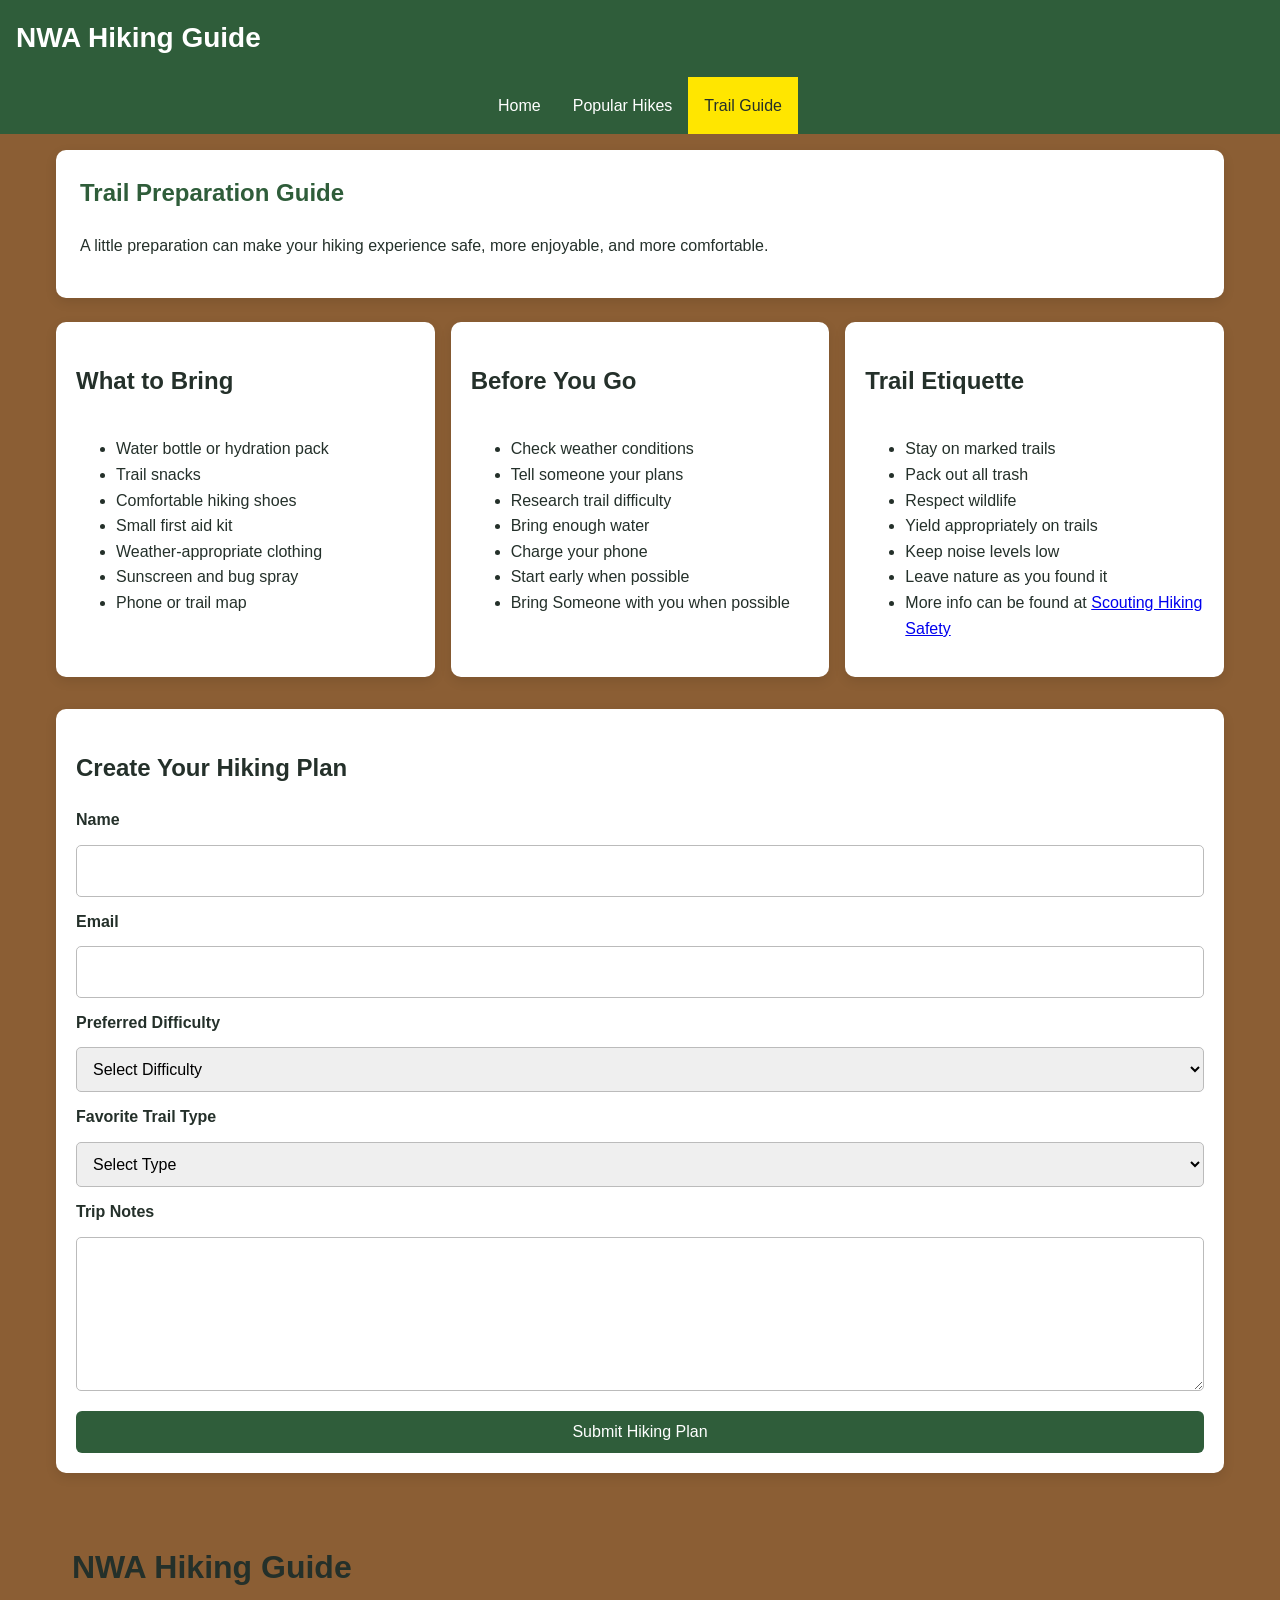
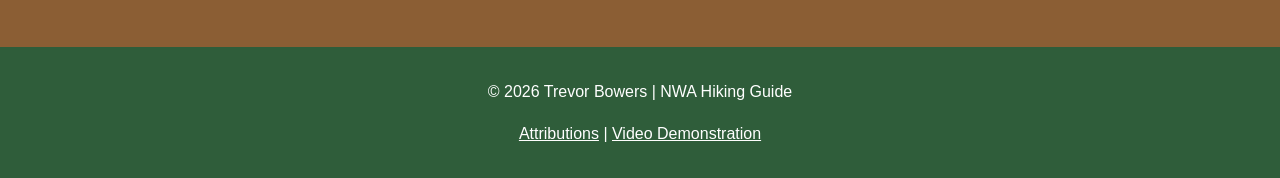
<file: hiking/guide.html>
<!DOCTYPE html>

<html lang="en">
<head>
    <meta charset="UTF-8">
    <meta name="viewport" content="width=device-width, initial-scale=1.0">
    <meta name="description" content="Learn how to prepare for hiking adventures in Northwest Arkansas with safety tips and packing recommendations. WDD231 Final Project.">
    <meta name="author" content="Trevor Bowers">

    <link rel="preconnect" href="https://fonts.googleapis.com">
    <link rel="preconnect" href="https://fonts.gstatic.com" crossorigin>
    <link href="https://fonts.googleapis.com/css2?family=Roboto:wght@300;400;700&display=swap" rel="stylesheet">

<meta property="og:title" content="NWA Hiking Guide - Trail Guide">
<meta property="og:description" content="Trail preparation tips, safety information, and hiking essentials.WDD231 Final Project.">
<meta property="og:type" content="website">
<meta property="og:image" content="images/hero.webp">
<meta property="og:url" content="https://tsbowers.github.io/wdd231/hiking/guide.html">

<link rel="icon" href="images/favicon.webp">
<link rel="stylesheet" href="styles/normalize.css">
<link rel="stylesheet" href="styles/base.css">

<script type="module" src="scripts/main.js"></script>

<title>NWA Hiking Guide | Trail Guide</title>

</head>

<body>
<header>
    <div class="header-container">
        <h1>NWA Hiking Guide</h1>
</div>

<nav id="site-nav">
    <a href="index.html">Home</a>
    <a href="hikes.html">Popular Hikes</a>
    <a href="guide.html" class="active">Trail Guide</a>
</nav>

</header>

<main>
    <section class="page-banner">
        <h2>Trail Preparation Guide</h2>

    <p>
        A little preparation can make your hiking experience safe,
        more enjoyable, and more comfortable.
    </p>
</section>

<section class="guide-grid">
    <article class="info-card">
        <h2>What to Bring</h2>

        <ul>
            <li>Water bottle or hydration pack</li>
            <li>Trail snacks</li>
            <li>Comfortable hiking shoes</li>
            <li>Small first aid kit</li>
            <li>Weather-appropriate clothing</li>
            <li>Sunscreen and bug spray</li>
            <li>Phone or trail map</li>
        </ul>
    </article>

    <article class="info-card">
        <h2>Before You Go</h2>

        <ul>
            <li>Check weather conditions</li>
            <li>Tell someone your plans</li>
            <li>Research trail difficulty</li>
            <li>Bring enough water</li>
            <li>Charge your phone</li>
            <li>Start early when possible</li>
            <li> Bring Someone with you when possible</li>
        </ul>
    </article>

    <article class="info-card">
        <h2>Trail Etiquette</h2>

        <ul>
            <li>Stay on marked trails</li>
            <li>Pack out all trash</li>
            <li>Respect wildlife</li>
            <li>Yield appropriately on trails</li>
            <li>Keep noise levels low</li>
            <li>Leave nature as you found it</li>
            <li> More info can be found at 
                <a href="https://www.scouting.org/health-and-safety/safety-moments/hiking/">Scouting Hiking Safety</a>
            </li>
        </ul>
    </article>
</section>

<section class="form-section">
    <h2>Create Your Hiking Plan</h2>

    <form method="get" action="form-action.html">
        <label for="name">Name</label>
        <input
            type="text"
            id="name"
            name="name"
            required
        >

        <label for="email">Email</label>
        <input
            type="email"
            id="email"
            name="email"
            required
        >

        <label for="difficulty">
            Preferred Difficulty
        </label>

        <select
            id="difficulty"
            name="difficulty"
            required
        >
            <option value="">Select Difficulty</option>
            <option value="Easy">Easy</option>
            <option value="Moderate">Moderate</option>
            <option value="Hard">Hard</option>
        </select>

        <label for="trail-type">
            Favorite Trail Type
        </label>

        <select
            id="trail-type"
            name="trailType"
            required
        >
            <option value="">Select Type</option>
            <option value="Waterfall">Waterfall</option>
            <option value="Forest">Forest</option>
            <option value="Lake">Lake</option>
            <option value="Overlook">Overlook</option>
        </select>

        <label for="comments">
            Trip Notes
        </label>

        <textarea
            id="comments"
            name="comments"
            rows="5"
        ></textarea>

        <button type="submit">
            Submit Hiking Plan
        </button>
    </form>
</section>
<div class="header-container">
        <h1>NWA Hiking Guide</h1>
</div>
</main>

<footer>
    <p>&copy; 2026 Trevor Bowers | NWA Hiking Guide</p>

<p>
    <a href="attributions.html">Attributions</a> |
    <a href="#">Video Demonstration</a>
</p>

</footer>
</body>
</html>
</file>
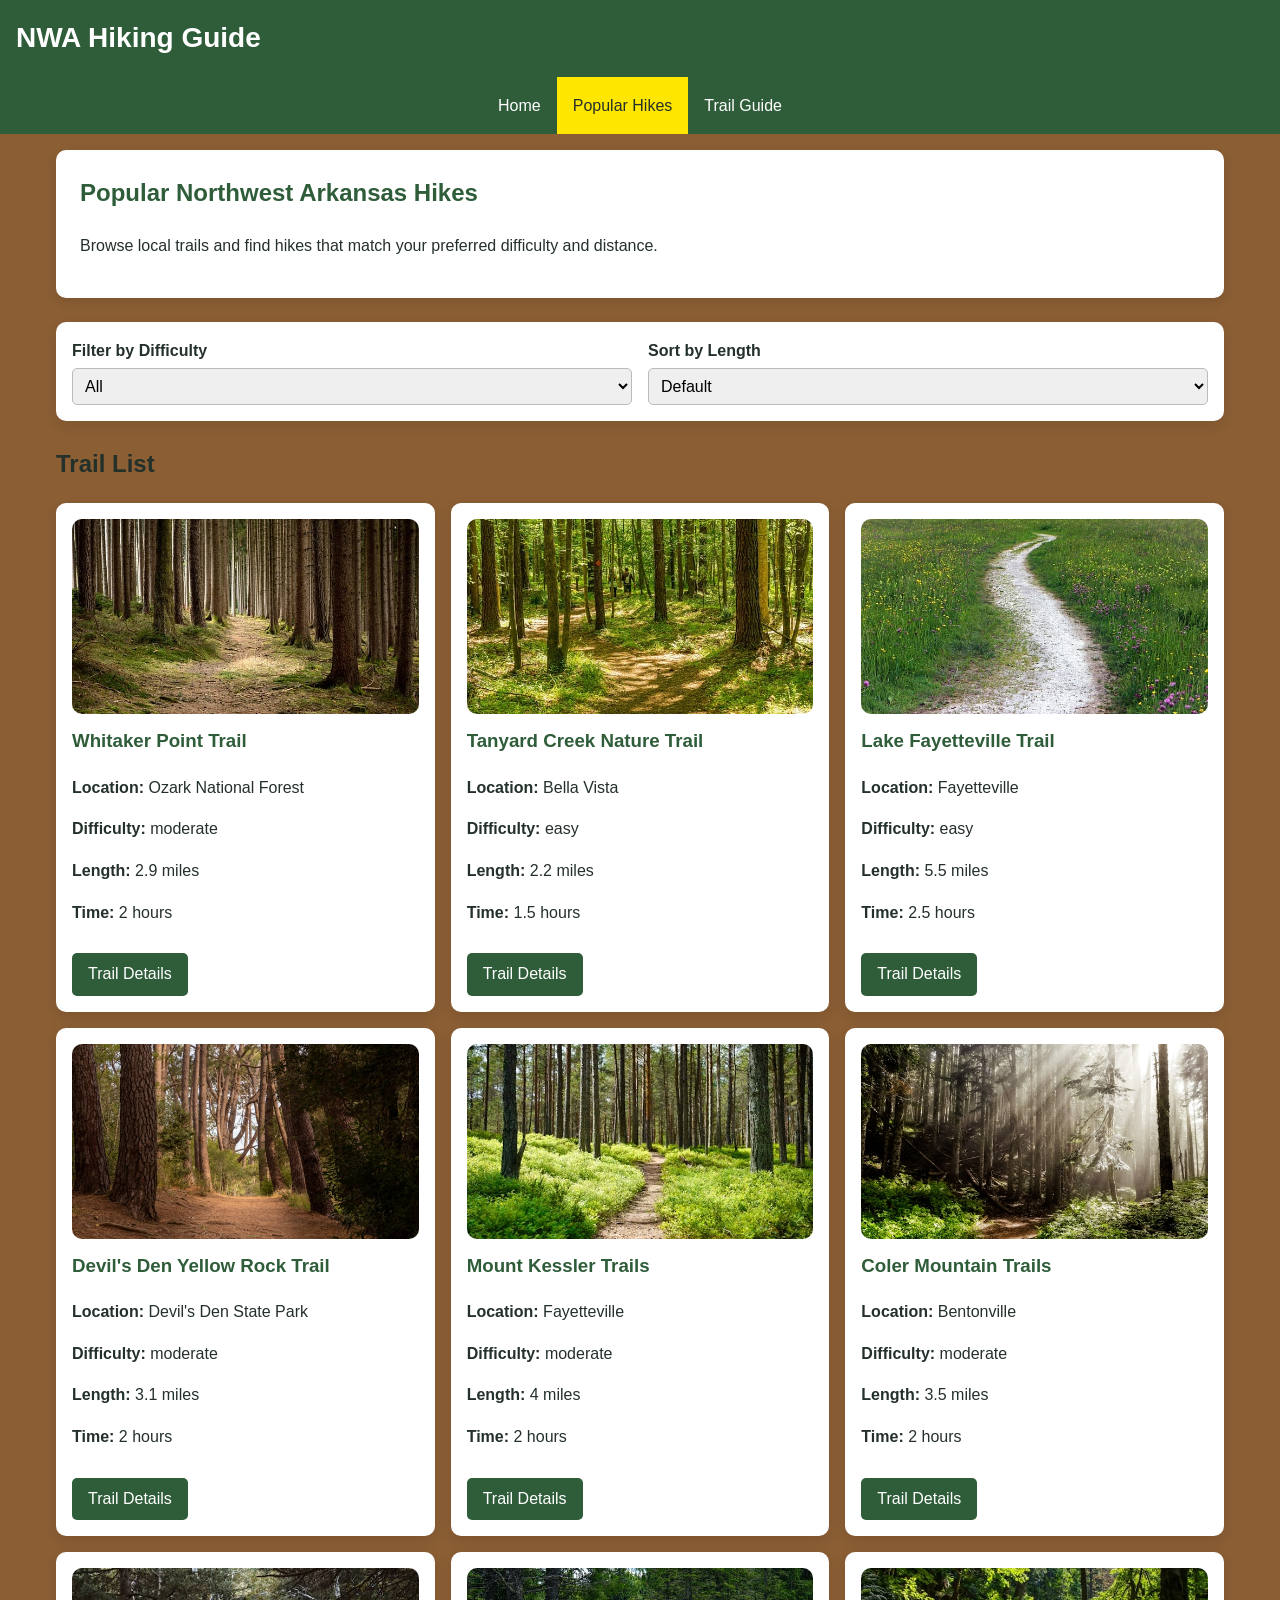
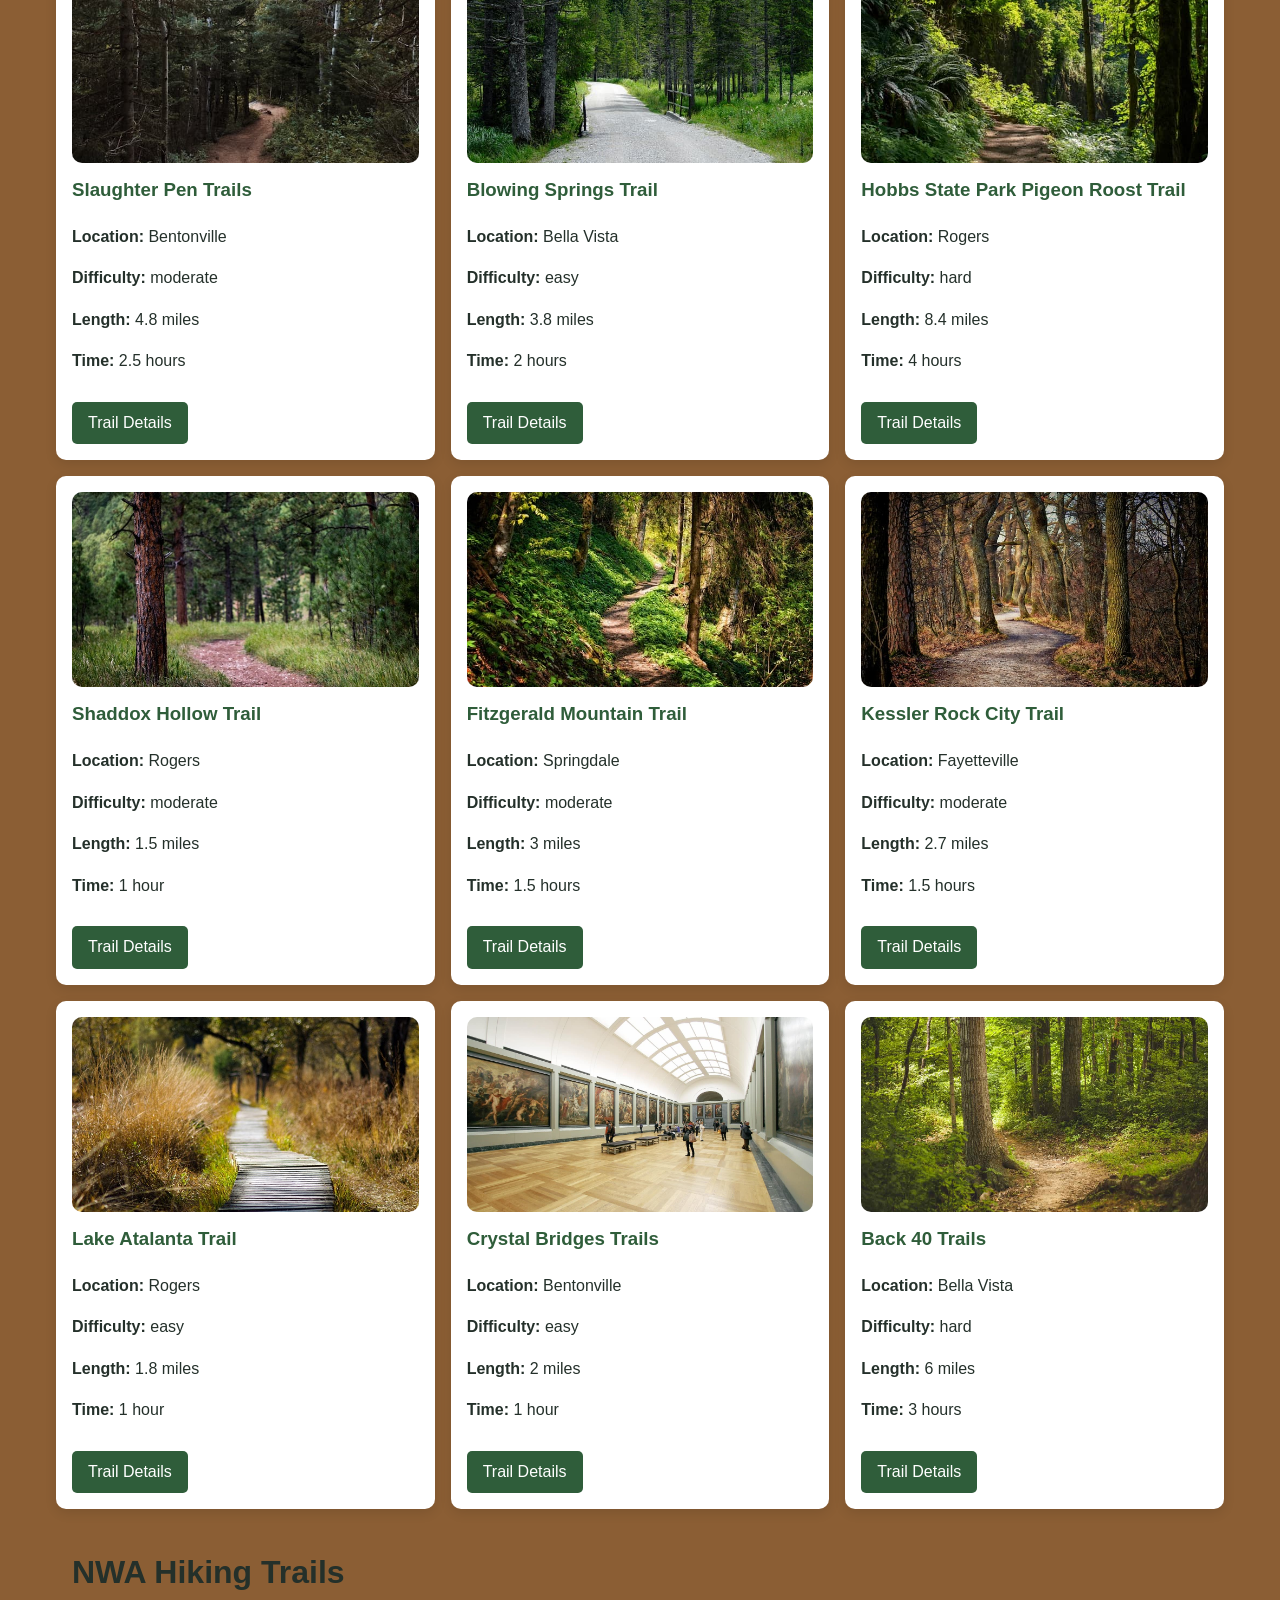
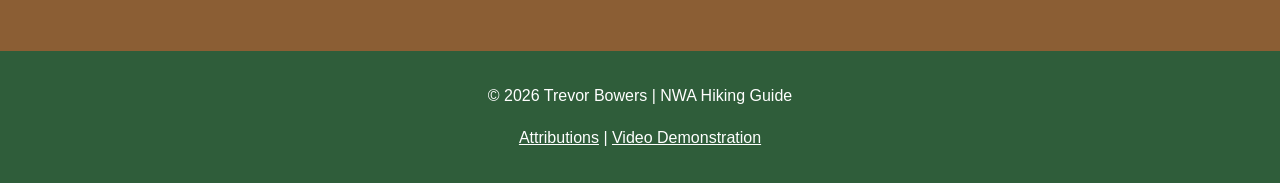
<file: hiking/hikes.html>
<!DOCTYPE html>

<html lang="en">
<head>
    <meta charset="UTF-8">
    <meta name="viewport" content="width=device-width, initial-scale=1.0">
    <meta name="description" content="Browse popular Northwest Arkansas hiking trails and sort them by difficulty and trail length. WDD231 Final Project.">
    <meta name="author" content="Trevor Bowers">

<meta property="og:title" content="NWA Hiking Guide - Popular Hikes">
<meta property="og:description" content="Explore hiking trails across Northwest Arkansas.WDD231 Final Project.">
<meta property="og:type" content="website">
<meta property="og:image" content="images/hero.webp">
<meta property="og:url" content="https://tsbowers.github.io/wdd231/hiking/hikes.html">

<link rel="icon" href="images/favicon.webp">
<link rel="stylesheet" href="styles/normalize.css">
<link rel="stylesheet" href="styles/base.css">

<script type="module" src="scripts/main.js"></script>
<script type="module" src="scripts/hikes.js"></script>

<title>NWA Hiking Guide | Popular Hikes</title>

    <link rel="preconnect" href="https://fonts.googleapis.com">
    <link rel="preconnect" href="https://fonts.gstatic.com" crossorigin>
    <link href="https://fonts.googleapis.com/css2?family=Roboto:wght@300;400;700&display=swap" rel="stylesheet">

</head>

<body>
<header>
    <div class="header-container">
        <h1>NWA Hiking Guide</h1>
</div>

<nav id="site-nav">
    <a href="index.html">Home</a>
    <a href="hikes.html" class="active">Popular Hikes</a>
    <a href="guide.html">Trail Guide</a>
</nav>

</header>

<main>
    <section class="page-banner">
        <h2>Popular Northwest Arkansas Hikes</h2>

    <p>
        Browse local trails and find hikes that match
        your preferred difficulty and distance.
    </p>
</section>

<section class="controls">
    <div>
        <label for="difficulty">Filter by Difficulty</label>

        <select id="difficulty">
            <option value="all">All</option>
            <option value="easy">Easy</option>
            <option value="moderate">Moderate</option>
            <option value="hard">Hard</option>
        </select>
    </div>

    <div>
        <label for="sort">Sort by Length</label>

        <select id="sort">
            <option value="default">Default</option>
            <option value="shortest">Shortest First</option>
            <option value="longest">Longest First</option>
        </select>
    </div>
</section>

<section>
    <h2>Trail List</h2>

    <div id="trail-cards" class="trail-grid">
        <p>Loading trails...</p>
    </div>
</section>

<dialog id="trail-dialog">
    <div id="dialog-content"></div>

    <button id="close-dialog">
        Close
    </button>
</dialog>
<div class="header-container">
        <h1>NWA Hiking Trails</h1>
</div>
</main>

<footer>
    <p>&copy; 2026 Trevor Bowers | NWA Hiking Guide</p>

<p>
    <a href="attributions.html">Attributions</a> |
    <a href="#">Video Demonstration</a>
</p>

</footer>
</body>
</html>
</file>
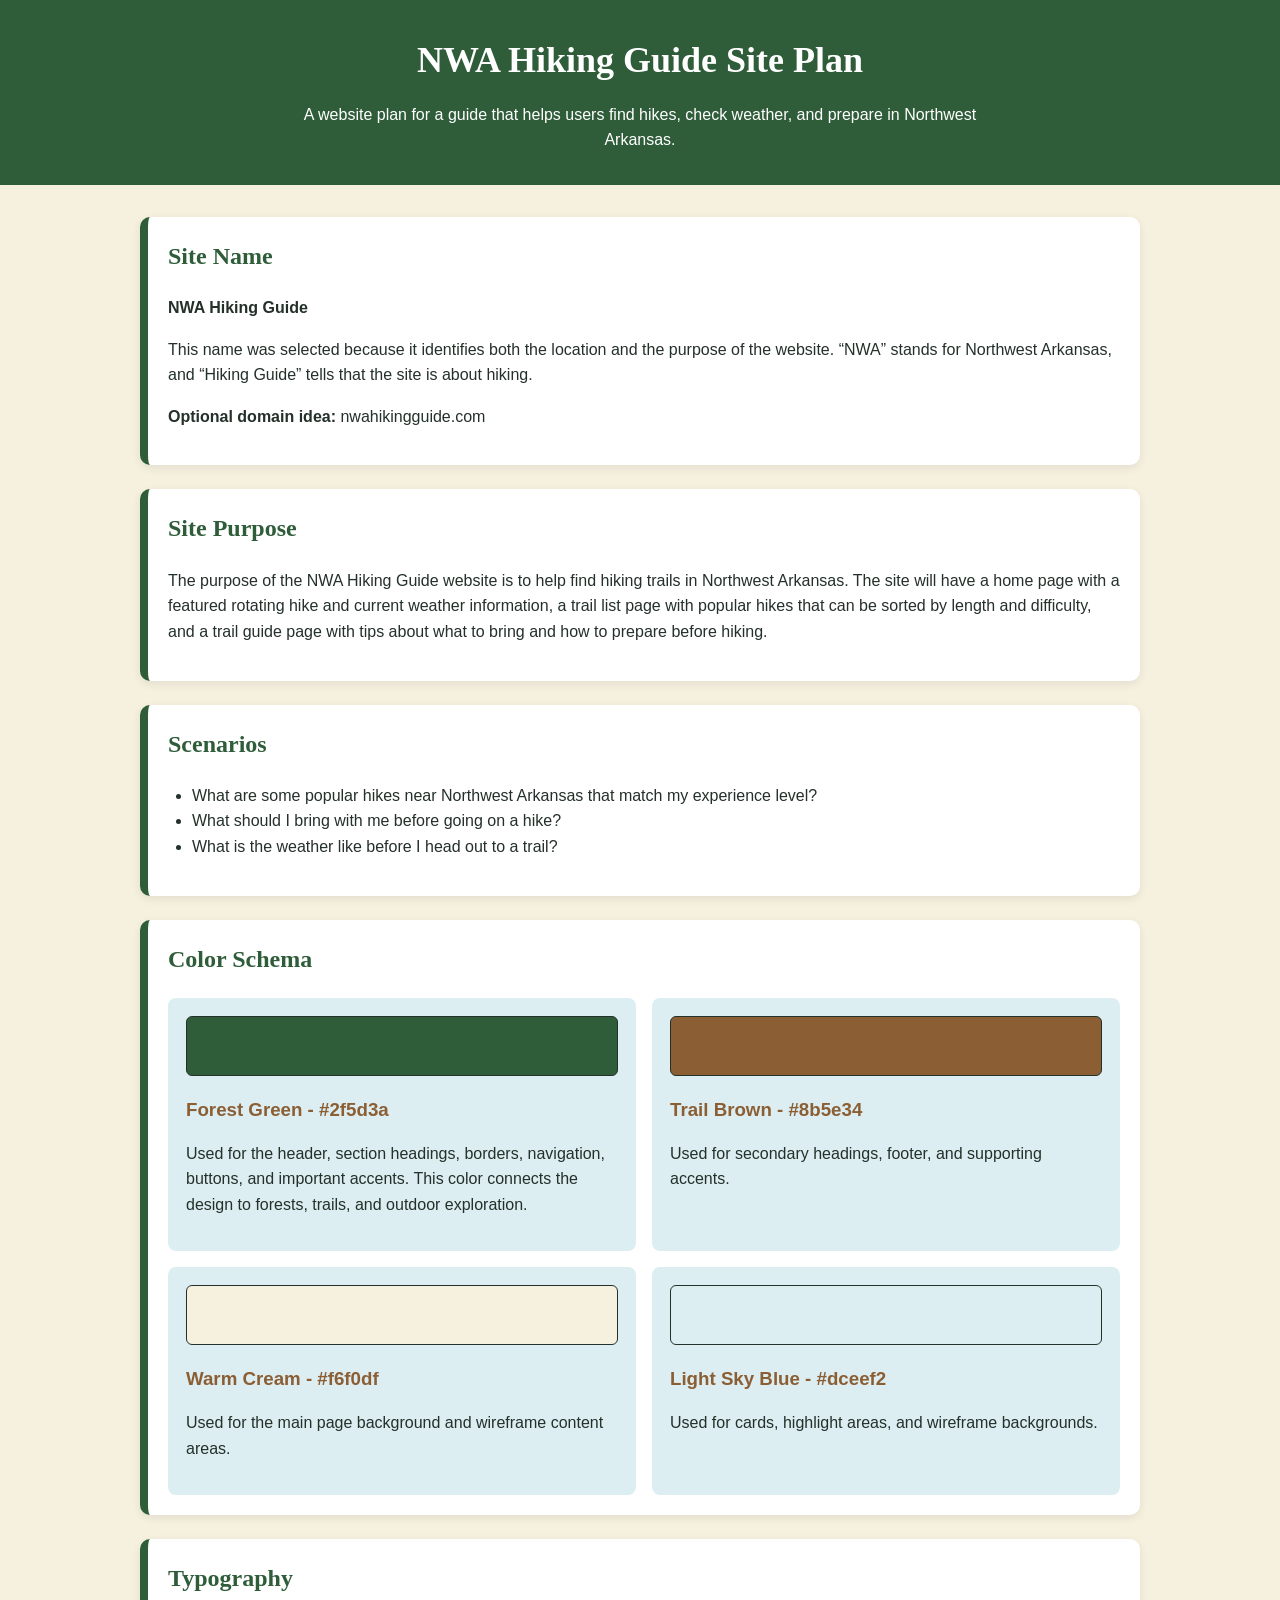
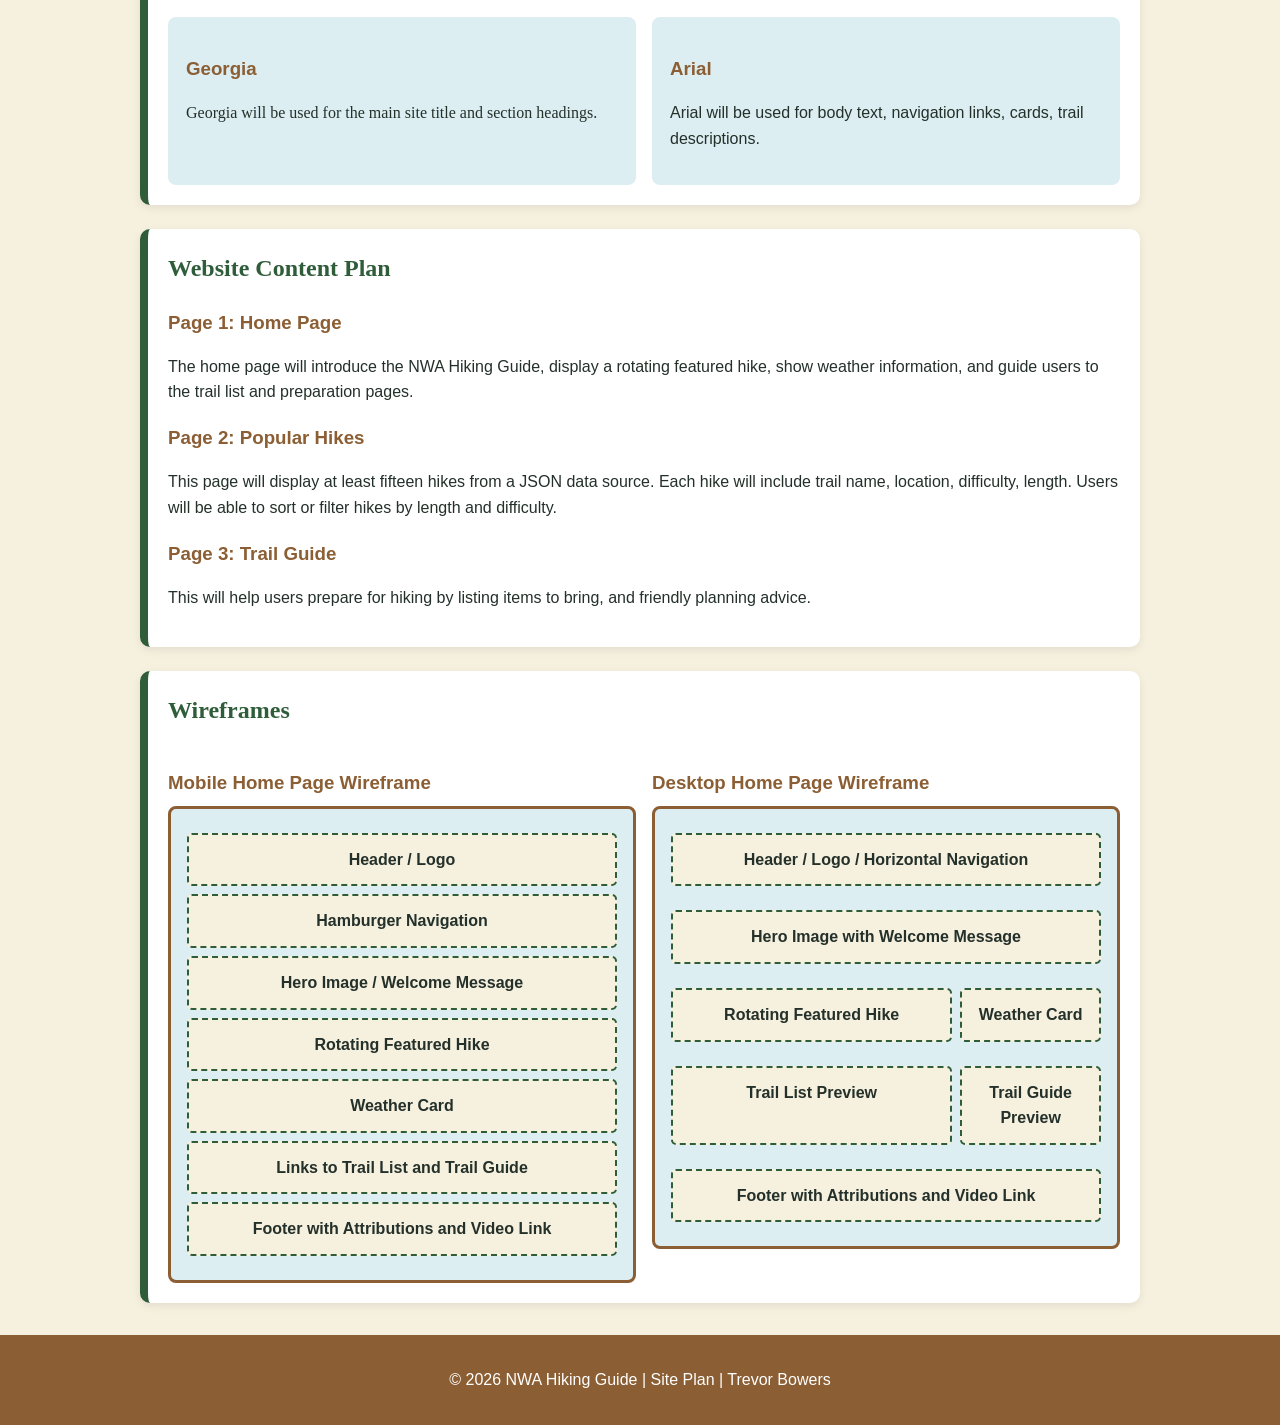
<file: hiking/site-plan.html>
<!DOCTYPE html>
<html lang="en">
<head>
    <meta charset="UTF-8">
    <meta name="viewport" content="width=device-width, initial-scale=1.0">
    <meta name="description" content="Site plan for the NWA Hiking Guide with color schema, typography, and outline.">
    <meta name="author" content="Trevor Bowers">
    <title>NWA Hiking Guide Site Plan</title>
    <style>
    :root {
        --forest-green: #2f5d3a;
        --trail-brown: #8b5e34;
        --cream: #f6f0df;
        --sky-blue: #dceef2;
        --charcoal: #24302a;
        --white: #ffffff;
    }

    * {
        box-sizing: border-box;
    }

    body {
        margin: 0;
        font-family: Arial, Helvetica, sans-serif;
        background-color: var(--cream);
        color: var(--charcoal);
        line-height: 1.6;
    }

    header {
        background-color: var(--forest-green);
        color: var(--white);
        padding: 2rem 1rem;
        text-align: center;
    }

    header h1 {
        margin: 0;
        font-family: Georgia, "Times New Roman", serif;
        font-size: 2.25rem;
    }

    header p {
        max-width: 700px;
        margin: 0.75rem auto 0;
    }

    main {
        width: min(1000px, 92%);
        margin: 2rem auto;
    }

    section {
        background-color: var(--white);
        border-left: 8px solid var(--forest-green);
        border-radius: 10px;
        margin-bottom: 1.5rem;
        padding: 1.25rem;
        box-shadow: 0 3px 10px rgba(0, 0, 0, 0.08);
    }

    h2 {
        color: var(--forest-green);
        font-family: Georgia, "Times New Roman", serif;
        margin-top: 0;
    }

    h3 {
        color: var(--trail-brown);
        margin-bottom: 0.5rem;
    }

    ul {
        padding-left: 1.5rem;
    }

    .color-grid,
    .typography-grid,
    .wireframe-grid {
        display: grid;
        gap: 1rem;
    }

    .color-card,
    .font-card {
        border: 2px solid var(--sky-blue);
        border-radius: 8px;
        padding: 1rem;
        background-color: var(--sky-blue);
    }

    .swatch {
        width: 100%;
        height: 60px;
        border-radius: 6px;
        border: 1px solid var(--charcoal);
        margin-bottom: 0.5rem;
    }

    .forest {
        background-color: var(--forest-green);
    }

    .brown {
        background-color: var(--trail-brown);
    }

    .cream {
        background-color: var(--cream);
    }

    .blue {
        background-color: var(--sky-blue);
    }

    .wireframe {
        border: 3px solid var(--trail-brown);
        background-color: var(--sky-blue);
        padding: 1rem;
        border-radius: 8px;
    }

    .wire-box {
        border: 2px dashed var(--forest-green);
        background-color: var(--cream);
        color: var(--charcoal);
        text-align: center;
        padding: 0.75rem;
        margin: 0.5rem 0;
        border-radius: 5px;
        font-weight: bold;
    }

    .desktop-layout {
        display: grid;
        grid-template-columns: 2fr 1fr;
        gap: 0.5rem;
    }

    .desktop-layout .full {
        grid-column: 1 / -1;
    }

    footer {
        background-color: var(--trail-brown);
        color: var(--white);
        padding: 1rem;
        text-align: center;
    }

    @media (min-width: 700px) {
        .color-grid,
        .typography-grid,
        .wireframe-grid {
        grid-template-columns: repeat(2, 1fr);
        }
    }
    </style>
    </head>
    <body>
    <header>
    <h1>NWA Hiking Guide Site Plan</h1>
    <p>A website plan for a guide that helps users find hikes, check weather, and prepare in Northwest Arkansas.</p>
    </header>

    <main>
    <section>
        <h2>Site Name</h2>
        <p><strong>NWA Hiking Guide</strong></p>
        <p>This name was selected because it identifies both the location and the purpose of the website. “NWA” stands for Northwest Arkansas, and “Hiking Guide” tells that the site is about hiking.</p>
        <p><strong>Optional domain idea:</strong> nwahikingguide.com</p>
    </section>

    <section>
        <h2>Site Purpose</h2>
        <p>The purpose of the NWA Hiking Guide website is to help find hiking trails in Northwest Arkansas. The site will have a home page with a featured rotating hike and current weather information, a trail list page with popular hikes that can be sorted by length and difficulty, and a trail guide page with tips about what to bring and how to prepare before hiking.</p>
    </section>

    <section>
        <h2>Scenarios</h2>
        <ul>
        <li>What are some popular hikes near Northwest Arkansas that match my experience level?</li>
        <li>What should I bring with me before going on a hike?</li>
        <li>What is the weather like before I head out to a trail?</li>
        </ul>
    </section>

    <section>
        <h2>Color Schema</h2>
        <div class="color-grid">
        <div class="color-card">
            <div class="swatch forest"></div>
            <h3>Forest Green - #2f5d3a</h3>
            <p>Used for the header, section headings, borders, navigation, buttons, and important accents. This color connects the design to forests, trails, and outdoor exploration.</p>
        </div>
        <div class="color-card">
            <div class="swatch brown"></div>
            <h3>Trail Brown - #8b5e34</h3>
            <p>Used for secondary headings, footer, and supporting accents.</p>
        </div>
        <div class="color-card">
            <div class="swatch cream"></div>
            <h3>Warm Cream - #f6f0df</h3>
            <p>Used for the main page background and wireframe content areas.</p>
        </div>
        <div class="color-card">
            <div class="swatch blue"></div>
            <h3>Light Sky Blue - #dceef2</h3>
            <p>Used for cards, highlight areas, and wireframe backgrounds.</p>
        </div>
        </div>
    </section>

    <section>
        <h2>Typography</h2>
        <div class="typography-grid">
        <div class="font-card">
            <h3>Georgia</h3>
            <p style="font-family: Georgia, 'Times New Roman', serif;">Georgia will be used for the main site title and section headings.</p>
        </div>
        <div class="font-card">
            <h3>Arial</h3>
            <p>Arial will be used for body text, navigation links, cards, trail descriptions.</p>
        </div>
        </div>
    </section>

    <section>
        <h2>Website Content Plan</h2>
        <h3>Page 1: Home Page</h3>
        <p>The home page will introduce the NWA Hiking Guide, display a rotating featured hike, show weather information, and guide users to the trail list and preparation pages.</p>

        <h3>Page 2: Popular Hikes</h3>
        <p>This page will display at least fifteen hikes from a JSON data source. Each hike will include trail name, location, difficulty, length. Users will be able to sort or filter hikes by length and difficulty.</p>

        <h3>Page 3: Trail Guide</h3>
        <p>This will help users prepare for hiking by listing items to bring, and friendly planning advice.</p>
    </section>

    <section>
        <h2>Wireframes</h2>
        <div class="wireframe-grid">
        <div>
            <h3>Mobile Home Page Wireframe</h3>
            <div class="wireframe">
            <div class="wire-box">Header / Logo</div>
            <div class="wire-box">Hamburger Navigation</div>
            <div class="wire-box">Hero Image / Welcome Message</div>
            <div class="wire-box">Rotating Featured Hike</div>
            <div class="wire-box">Weather Card</div>
            <div class="wire-box">Links to Trail List and Trail Guide</div>
            <div class="wire-box">Footer with Attributions and Video Link</div>
            </div>
        </div>

        <div>
            <h3>Desktop Home Page Wireframe</h3>
            <div class="wireframe desktop-layout">
            <div class="wire-box full">Header / Logo / Horizontal Navigation</div>
            <div class="wire-box full">Hero Image with Welcome Message</div>
            <div class="wire-box">Rotating Featured Hike</div>
            <div class="wire-box">Weather Card</div>
            <div class="wire-box">Trail List Preview</div>
            <div class="wire-box">Trail Guide Preview</div>
            <div class="wire-box full">Footer with Attributions and Video Link</div>
            </div>
        </div>
        </div>
    </section>
    </main>

    <footer>
    <p>&copy; 2026 NWA Hiking Guide | Site Plan | Trevor Bowers</p>
    </footer>
    </body>
    </html>
</file>
<file: chamber/styles/small.css>
:root {
  --primary-color: #1f4e79;
  --secondary-color: #f2b705;
  --background-color: #f8f9fa;
  --text-color: #222222;
  --card-color: #ffffff;
  --border-color: #dddddd;
  --button-hover: #163a59;
}

* {
  box-sizing: border-box;
}

body {
  margin: 0;
  font-family: Arial, Helvetica, sans-serif;
  color: var(--text-color);
  background-color: var(--background-color);
}

header {
  background-color: var(--primary-color);
  color: white;
  padding: 1rem;
}

.site-branding {
  display: flex;
  align-items: center;
  gap: 1rem;
}

.site-branding img {
  width: 60px;
  height: auto;
}

.site-name {
  display: block;
  font-size: 1.2rem;
  font-weight: bold;
}

.site-tagline {
  display: block;
  font-size: 0.9rem;
}

#menu {
  margin-top: 1rem;
  font-size: 1.5rem;
  background: none;
  color: white;
  border: none;
  cursor: pointer;
}

#menu::before {
  content: "☰";
}

#menu.open::before {
  content: "X";
}

.navigation {
  display: none;
  list-style: none;
  padding: 0;
  margin: 1rem 0 0;
}

.navigation.open {
  display: block;
}

.navigation a {
  display: block;
  color: white;
  text-decoration: none;
  padding: 0.75rem;
}

.navigation a:hover,
.navigation .active {
  background-color: var(--secondary-color);
  color: black;
}

main {
  padding: 1rem;
}

h1 {
  text-align: center;
}

/* Buttons */

.button,
.view-buttons button {
  display: inline-block;
  padding: 0.75rem 1rem;
  border: none;
  border-radius: 6px;
  background-color: var(--primary-color);
  color: white;
  text-decoration: none;
  cursor: pointer;
}

.button:hover,
.view-buttons button:hover {
  background-color: var(--button-hover);
}

.view-buttons {
  text-align: center;
  margin-bottom: 1rem;
}

.view-buttons button {
  margin: 0.25rem;
}

/* Directory Page */

.grid {
  display: grid;
  grid-template-columns: 1fr;
  gap: 1rem;
}

.member-card {
  background-color: var(--card-color);
  border: 1px solid var(--border-color);
  border-radius: 8px;
  padding: 1rem;
  text-align: center;
}

.member-card img {
  max-width: 100%;
  height: auto;
}

.member-card a {
  color: var(--primary-color);
  font-weight: bold;
}

.list {
  display: flex;
  flex-direction: column;
  gap: 0.5rem;
}

.list .member-card {
  text-align: left;
}

.list .member-card img,
.list .member-card p:last-child {
  display: none;
}

/* Home Page */

.hero {
  position: relative;
  margin-bottom: 1rem;
}

.hero img {
  width: 100%;
  height: auto;
  display: block;
}

.hero-content {
  padding: 1rem;
  background-color: var(--card-color);
}

.home-grid,
.spotlight-grid {
  display: grid;
  gap: 1rem;
}

.card,
.spotlights {
  background-color: var(--card-color);
  border: 1px solid var(--border-color);
  border-radius: 8px;
  padding: 1rem;
}

/* Join Page */

.join-layout {
  display: grid;
  gap: 2rem;
  padding: 1rem;
}

.form-section,
.membership-section,
.thank-you {
  max-width: 100%;
}

.join-form {
  display: grid;
  gap: 1rem;
}

.join-form label {
  display: grid;
  gap: 0.35rem;
  font-weight: 700;
}

.join-form input,
.join-form select,
.join-form textarea {
  padding: 0.75rem;
  border: 1px solid #777777;
  border-radius: 6px;
  font: inherit;
}

.join-form input:required,
.join-form select:required {
  border-left: 6px solid var(--primary-color);
}

.join-form input:focus,
.join-form select:focus,
.join-form textarea:focus {
  outline: 3px solid var(--secondary-color);
  outline-offset: 2px;
}

.join-form input[type="submit"] {
  border: none;
  background-color: var(--primary-color);
  color: white;
  font-weight: 700;
  cursor: pointer;
}

.join-form input[type="submit"]:hover {
  background-color: var(--button-hover);
}

.membership-cards {
  display: grid;
  gap: 1rem;
}

.membership-card {
  padding: 1rem;
  border: 1px solid #cccccc;
  border-radius: 10px;
  background-color: var(--card-color);
  box-shadow: 0 2px 8px rgb(0 0 0 / 15%);
  animation: fadeInUp 0.8s ease-out both;
}

.membership-card:nth-child(1) {
  animation-delay: 0.1s;
}

.membership-card:nth-child(2) {
  animation-delay: 0.25s;
}

.membership-card:nth-child(3) {
  animation-delay: 0.4s;
}

.membership-card:nth-child(4) {
  animation-delay: 0.55s;
}

.membership-card h3 {
  margin-top: 0;
}

.membership-card button,
dialog button {
  padding: 0.65rem 1rem;
  border: none;
  border-radius: 6px;
  background-color: var(--primary-color);
  color: white;
  font-weight: 700;
  cursor: pointer;
}

.membership-card button:hover,
dialog button:hover {
  background-color: var(--button-hover);
}

dialog {
  max-width: 500px;
  border: none;
  border-radius: 10px;
  padding: 1.5rem;
  box-shadow: 0 4px 20px rgb(0 0 0 / 35%);
}

dialog::backdrop {
  background-color: rgb(0 0 0 / 60%);
}

/* Thank You Page */

.results-card {
  display: grid;
  gap: 0.75rem;
  max-width: 700px;
  padding: 1rem;
  border-radius: 10px;
  background-color: var(--card-color);
  border: 1px solid var(--border-color);
}

.results-card p {
  margin: 0;
}

/* Discover Page */

.discover-hero {
  display: grid;
  grid-template-areas: "discover-hero-content";
  min-height: 260px;
  padding: 2rem;
  margin-bottom: 1rem;
  border-radius: 10px;
  color: white;
  background:
    linear-gradient(rgb(31 78 121 / 80%), rgb(31 78 121 / 80%)),
url("../images/fayetteville-square.jpg") center / cover no-repeat;}

.discover-hero div {
  grid-area: discover-hero-content;
  align-self: center;
  max-width: 700px;
}

.discover-hero h1 {
  text-align: left;
  margin: 0.25rem 0;
}

.eyebrow {
  margin: 0;
  color: var(--secondary-color);
  font-weight: 700;
  text-transform: uppercase;
  letter-spacing: 0.08em;
}

.visit-message {
  margin: 1rem 0;
  padding: 1rem;
  border-left: 6px solid var(--secondary-color);
  border-radius: 8px;
  background-color: var(--card-color);
  font-weight: 700;
}

.discover-intro {
  margin: 1rem 0;
  padding: 1rem;
  border: 1px solid var(--border-color);
  border-radius: 8px;
  background-color: var(--card-color);
}

.discover-intro h2 {
  margin-top: 0;
  color: var(--primary-color);
}

/* Small Discover layout: 320px to 640px */

.discover-grid {
  display: grid;
  gap: 1rem;
  grid-template-areas:
    "card1"
    "card2"
    "card3"
    "card4"
    "card5"
    "card6"
    "card7"
    "card8";
}

.discover-card {
  display: grid;
  grid-template-areas:
    "title"
    "image"
    "address"
    "description"
    "button";
  gap: 0.75rem;
  padding: 1rem;
  border: 1px solid var(--border-color);
  border-radius: 8px;
  background-color: var(--card-color);
}

.discover-card h2 {
  grid-area: title;
  margin: 0;
  color: var(--primary-color);
}

.discover-card figure {
  grid-area: image;
  margin: 0;
}

.discover-card img {
  display: block;
  width: 100%;
  max-width: 300px;
  height: auto;
  aspect-ratio: 3 / 2;
  object-fit: cover;
  border-radius: 8px;
}

.discover-card address {
  grid-area: address;
  font-style: normal;
  font-weight: 700;
  color: var(--primary-color);
}

.discover-card p {
  grid-area: description;
  margin: 0;
}

.discover-card button {
  grid-area: button;
  justify-self: start;
  padding: 0.75rem 1rem;
  border: none;
  border-radius: 6px;
  background-color: var(--primary-color);
  color: white;
  font-weight: 700;
  cursor: pointer;
}

.discover-card button:hover {
  background-color: var(--button-hover);
}

/* Footer */

footer {
  background-color: var(--primary-color);
  color: white;
  padding: 1rem;
  text-align: center;
}

footer h2 {
  font-size: 1.1rem;
}

/* Animation */

@keyframes fadeInUp {
  from {
    opacity: 0;
    transform: translateY(25px);
  }

  to {
    opacity: 1;
    transform: translateY(0);
  }
}
</file>
<file: chamber/styles/larger.css>
@media screen and (min-width: 700px) {
  header {
    display: flex;
    justify-content: space-between;
    align-items: center;
  }

  #menu {
    display: none;
  }

  .navigation {
    display: flex;
    margin: 0;
  }

  .navigation a {
    padding: 1rem;
  }

  .hero {
    display: grid;
  }

  .hero picture,
  .hero img {
    grid-column: 1;
    grid-row: 1;
  }

  .hero-content {
    grid-column: 1;
    grid-row: 1;
    align-self: center;
    justify-self: center;
    max-width: 600px;
    background-color: rgb(255 255 255 / 90%);
    border-radius: 8px;
    text-align: center;
  }

  .home-grid {
    grid-template-columns: 2fr 1fr;
  }

  .spotlight-grid {
    grid-template-columns: repeat(3, 1fr);
  }

  .grid {
    grid-template-columns: repeat(3, 1fr);
  }

  .list .member-card {
    display: grid;
    grid-template-columns: 2fr 2fr 1fr 1fr;
    align-items: center;
    gap: 1rem;
  }

  .list .member-card h2,
  .list .member-card p,
  .list .member-card a {
    margin: 0;
  }

  .join-layout {
    grid-template-columns: 2fr 1fr;
    align-items: start;
    max-width: 1100px;
    margin: 0 auto;
  }

  footer {
    display: flex;
    justify-content: space-around;
    text-align: left;
  }
}

/* Discover medium layout: 641px to 1024px */

@media screen and (min-width: 641px) {
  .discover-grid {
    grid-template-columns: 1fr 1fr;
    grid-template-areas:
      "card1 card2"
      "card3 card3"
      "card4 card5"
      "card6 card7"
      "card8 card8";
  }

  .discover-card {
    grid-template-columns: 300px 1fr;
    grid-template-areas:
      "image title"
      "image address"
      "image description"
      "image button";
    align-items: start;
  }

  .discover-card img {
    width: 300px;
    height: 200px;
  }

  .discover-card:hover img {
    filter: brightness(0.85);
    transform: scale(1.02);
    transition: transform 0.3s ease, filter 0.3s ease;
  }
}

/* Discover large layout: 1025px and above */

@media screen and (min-width: 1025px) {
  .discover-grid {
    grid-template-columns: repeat(4, 1fr);
    grid-template-areas:
      "card1 card1 card2 card3"
      "card4 card5 card5 card6"
      "card7 card7 card8 card8";
  }

  .discover-card {
    grid-template-columns: 1fr;
    grid-template-areas:
      "title"
      "image"
      "address"
      "description"
      "button";
  }

  .discover-card img {
    width: 100%;
    max-width: 300px;
    height: 200px;
  }

  .discover-card:hover img {
    box-shadow: 0 8px 22px rgb(0 0 0 / 25%);
    transform: translateY(-4px);
    transition: transform 0.3s ease, box-shadow 0.3s ease;
  }
}
</file>
<file: hiking/styles/base.css>
:root {
    --forest-green: #2f5d3a;
    --trail-brown: #8b5e34;
    --cream: #ffe600;
    --sky-blue: #dceef2;
    --charcoal: #24302a;
    --white: #ffffff;
    --shadow: rgba(0, 0, 0, 0.1);
}

*,
*::before,
*::after {
    box-sizing: border-box;
}

body {
    margin: 0;
    font-family: Arial, Helvetica, sans-serif;
    background-color: var(--trail-brown);
    color: var(--charcoal);
    line-height: 1.6;
}

img {
    max-width: 100%;
    display: block;
    height: auto;
}

header {
    background-color: var(--forest-green);
    color: var(--white);
}

.header-container {
    display: flex;
    justify-content: space-between;
    align-items: center;
    padding: 1rem;
}

header h1 {
    margin: 0;
    font-size: 1.75rem;
}

#menu-button {
    background: none;
    border: none;
    color: var(--white);
    font-size: 2rem;
    cursor: pointer;
}

nav {
    display: none;
    flex-direction: column;
    background-color: var(--forest-green);
}

nav.open {
    display: flex;
}

nav a {
    color: var(--white);
    text-decoration: none;
    padding: 1rem;
    border-top: 1px solid rgba(255,255,255,0.2);
}

nav a:hover,
nav a.active {
    background-color: var(--cream);
    color: var(--charcoal);
}

main {
    width: min(1200px, 95%);
    margin: 0 auto;
    padding: 1rem;
}

.hero {
    display: grid;
    gap: 1rem;
    margin: 1rem 0 2rem;
}

.hero-content {
    background-color: var(--white);
    padding: 1.5rem;
    border-radius: 10px;
    box-shadow: 0 4px 12px var(--shadow);
}

.hero-content h2 {
    color: var(--forest-green);
    margin-top: 0;
}

.image-placeholder {
    min-height: 250px;
    border: 3px dashed var(--trail-brown);
    background-color: var(--sky-blue);
    border-radius: 10px;
    display: grid;
    place-items: center;
    text-align: center;
    font-weight: bold;
    padding: 1rem;
}

.button,
button[type="submit"] {
    display: inline-block;
    background-color: var(--forest-green);
    color: var(--white);
    text-decoration: none;
    border: none;
    border-radius: 6px;
    padding: 0.75rem 1.25rem;
    cursor: pointer;
    margin-top: 0.5rem;
}

.button:hover,
button[type="submit"]:hover {
    background-color: var(--cream);
}

.home-grid {
    display: grid;
    gap: 1rem;
    margin-bottom: 2rem;
    align-items: stretch;
}

.featured-card,
.weather-card,
.info-card,
.results-section,
.attributions-section,
.form-section {
    background-color: var(--white);
    border-radius: 10px;
    padding: 1.25rem;
    box-shadow: 0 4px 12px var(--shadow);
    display: flex;
    flex-direction: column;
    height: 100%;
}

.quick-links {
    display: grid;
    gap: 1rem;
    margin-bottom: 2rem;
}

.page-banner {
    background-color: var(--white);
    border-radius: 10px;
    padding: 1.5rem;
    margin-bottom: 1.5rem;
    box-shadow: 0 4px 12px var(--shadow);
}

.page-banner h2 {
    color: var(--forest-green);
    margin-top: 0;
}

.controls {
    display: grid;
    gap: 1rem;
    background-color: var(--white);
    padding: 1rem;
    border-radius: 10px;
    margin-bottom: 1.5rem;
    box-shadow: 0 4px 12px var(--shadow);
}

.controls label {
    display: block;
    margin-bottom: 0.25rem;
    font-weight: bold;
}

.controls select {
    width: 100%;
    padding: 0.5rem;
}

.trail-grid {
    display: grid;
    gap: 1rem;
}

.trail-card {
    background-color: var(--white);
    border-radius: 10px;
    padding: 1rem;
    box-shadow: 0 4px 12px var(--shadow);
}

.trail-card h3 {
    color: var(--forest-green);
    margin-top: 0;
}

.trail-card button {
    margin-top: 0.75rem;
    background-color: var(--forest-green);
    color: var(--white);
    border: none;
    padding: 0.75rem 1rem;
    border-radius: 5px;
    cursor: pointer;
}

.trail-card button:hover {
    background-color: var(--cream);
}

.guide-grid {
    display: grid;
    gap: 1rem;
    margin-bottom: 2rem;
}

.form-section {
    margin-bottom: 2rem;
}

form {
    display: grid;
    gap: 0.75rem;
}

label {
    font-weight: bold;
}

input,
select,
textarea {
    padding: 0.75rem;
    border: 1px solid #bbb;
    border-radius: 5px;
    font: inherit;
}

.results-section {
    margin-top: 2rem;
}

.attributions-section ul {
    margin-bottom: 1.5rem;
}

dialog {
    border: none;
    border-radius: 10px;
    max-width: 600px;
    width: 90%;
    padding: 1.5rem;
}

dialog::backdrop {
    background-color: rgba(0, 0, 0, 0.5);
}

#close-dialog {
    background-color: var(--forest-green);
    color: var(--white);
    border: none;
    padding: 0.75rem 1rem;
    margin-top: 1rem;
    border-radius: 5px;
    cursor: pointer;
}

footer {
    background-color: var(--forest-green);
    color: var(--white);
    text-align: center;
    padding: 1rem;
}

footer a {
    color: var(--white);
}

footer a:hover {
    text-decoration: underline;
}

/* Featured hike image */

.featured-image {
    width: 100%;
    border-radius: 10px;
    margin-bottom: 1rem;
}

/* Hike card images */

.trail-image {
    width: 100%;
    aspect-ratio: 16 / 9;
    object-fit: cover;
    border-radius: 10px;
    margin-bottom: 0.75rem;
}

/* Desktop */

@media (min-width: 768px) {

    #menu-button {
        display: none;
    }

    nav {
        display: flex;
        flex-direction: row;
        justify-content: center;
    }

    nav a {
        border: none;
    }

    .hero {
        grid-template-columns: 1fr 1fr;
        align-items: center;
    }

    .home-grid {
        grid-template-columns: 2fr 1fr;
        grid-auto-rows: minmax(min-content, auto);
    }

    .quick-links {
        grid-template-columns: repeat(2, 1fr);
    }

    .guide-grid {
        grid-template-columns: repeat(3, 1fr);
    }

    .controls {
        grid-template-columns: repeat(2, 1fr);
    }

    .trail-grid {
        grid-template-columns: repeat(auto-fit, minmax(300px, 1fr));
    }
}

/* Accessibility */

button:focus,
a:focus,
input:focus,
select:focus,
textarea:focus {
    outline: 3px solid #1a73e8;
    outline-offset: 2px;
}
/* WEATHER CARD */

.weather-card {
    overflow: hidden;
}

#weather-card {
    padding: 1rem;
}

.weather-header {
    margin-bottom: 1rem;
}

.current-summary {
    display: flex;
    flex-wrap: wrap;
    gap: 0.75rem;
    font-weight: 600;
    margin-bottom: 1rem;
}

.forecast-grid {
    display: grid;
    grid-template-columns: repeat(auto-fit, minmax(85px, 1fr));
    gap: 0.5rem;
}

.forecast-card {
    background: var(--sky-blue);
    border-radius: 8px;
    padding: 0.5rem;
    text-align: center;
}

.forecast-card strong {
    display: block;
    margin-bottom: 0.25rem;
    color: var(--forest-green);
}

.forecast-card p {
    margin: 0.25rem 0;
    font-size: 1rem;
    font-weight: bold;
}

.forecast-card small {
    display: block;
    font-size: 0.75rem;
}

@media (max-width: 768px) {
    .forecast-grid {
        grid-template-columns: repeat(2, 1fr);
    }

    .current-summary {
        font-size: 0.9rem;
    }
}
</file>
